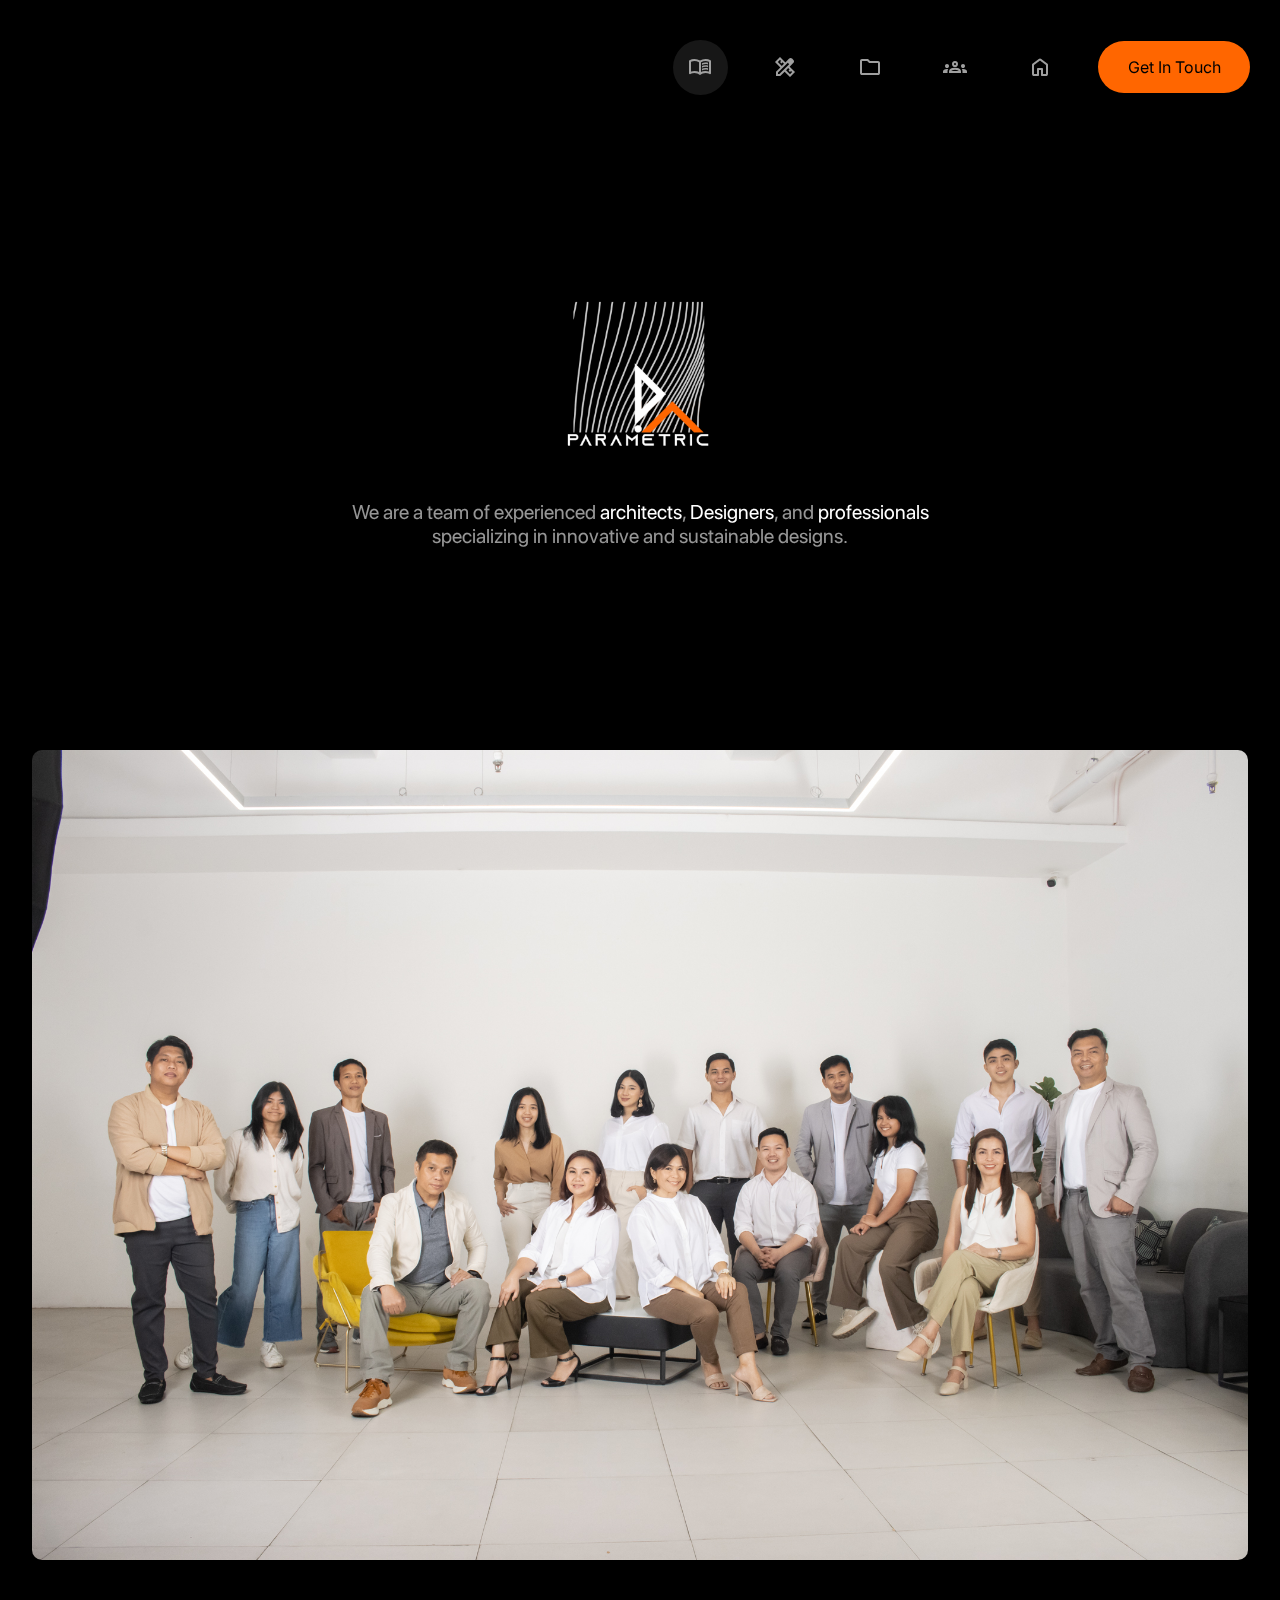
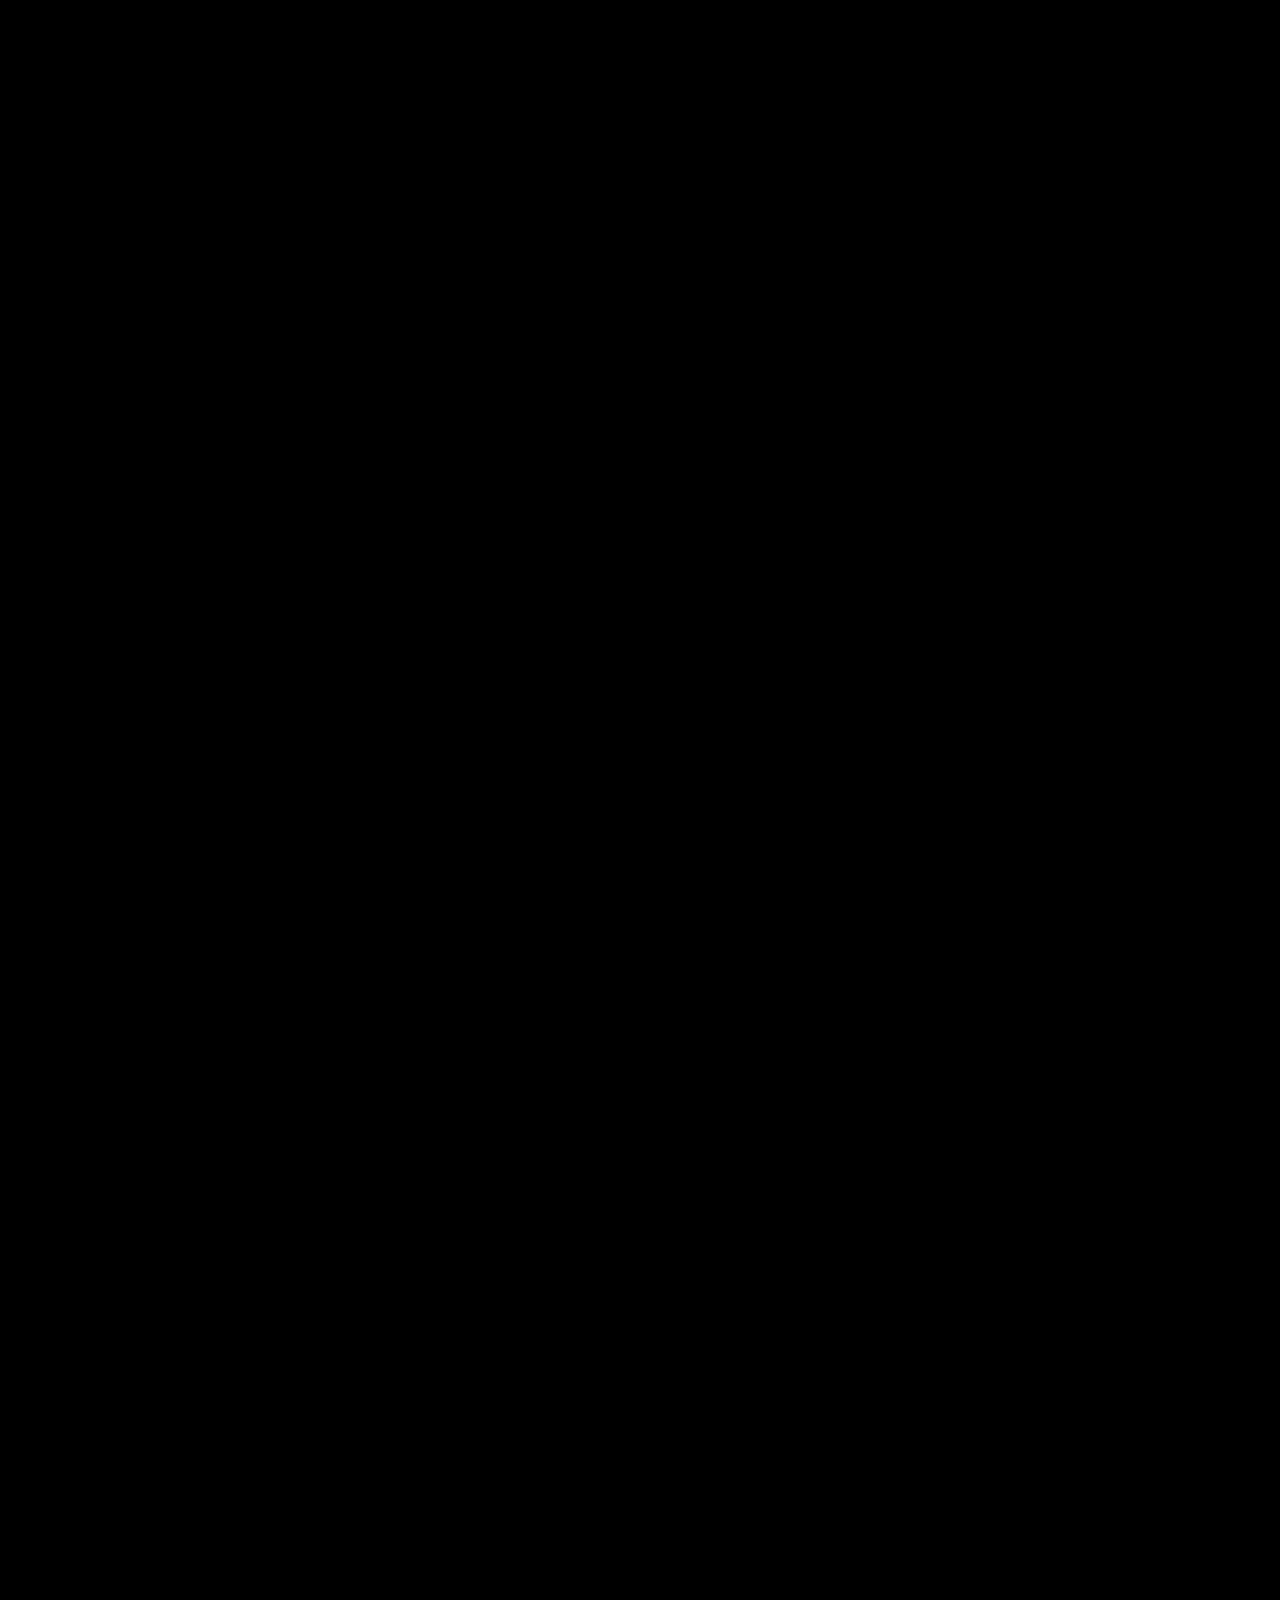
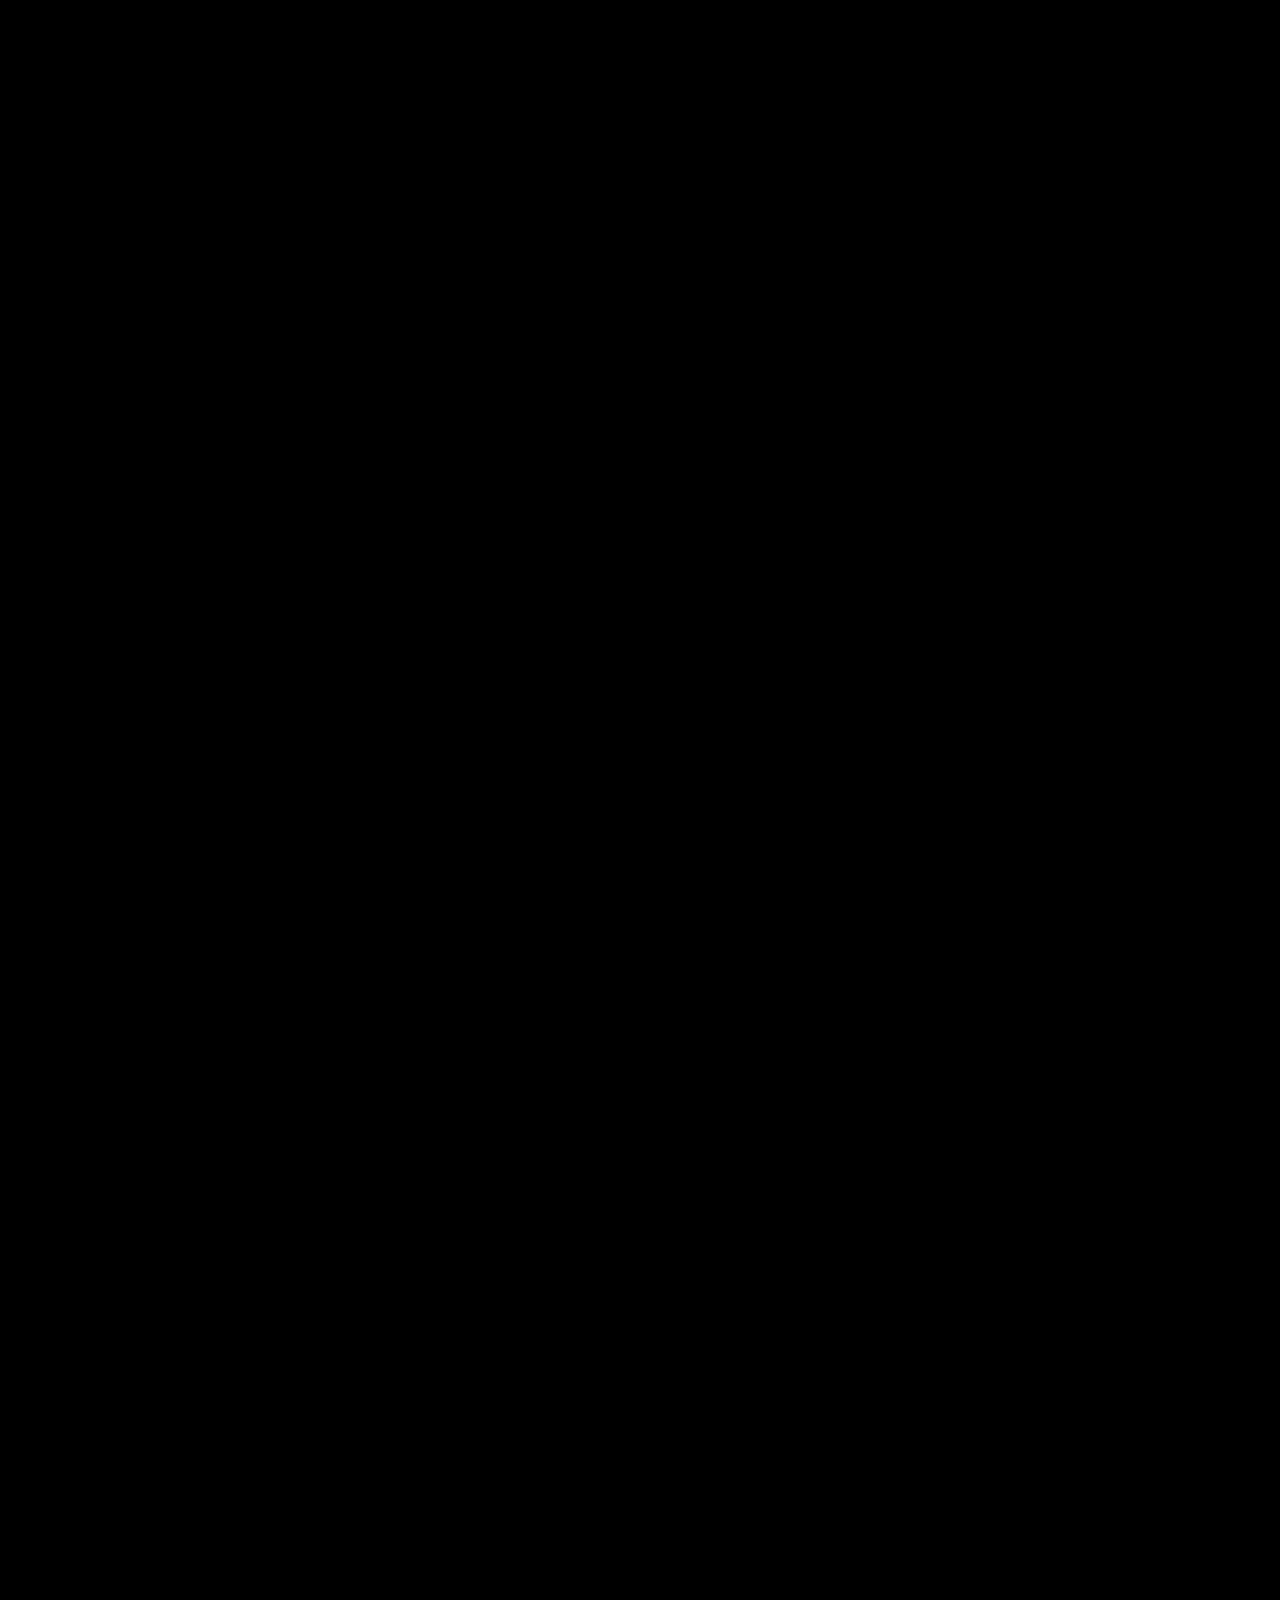
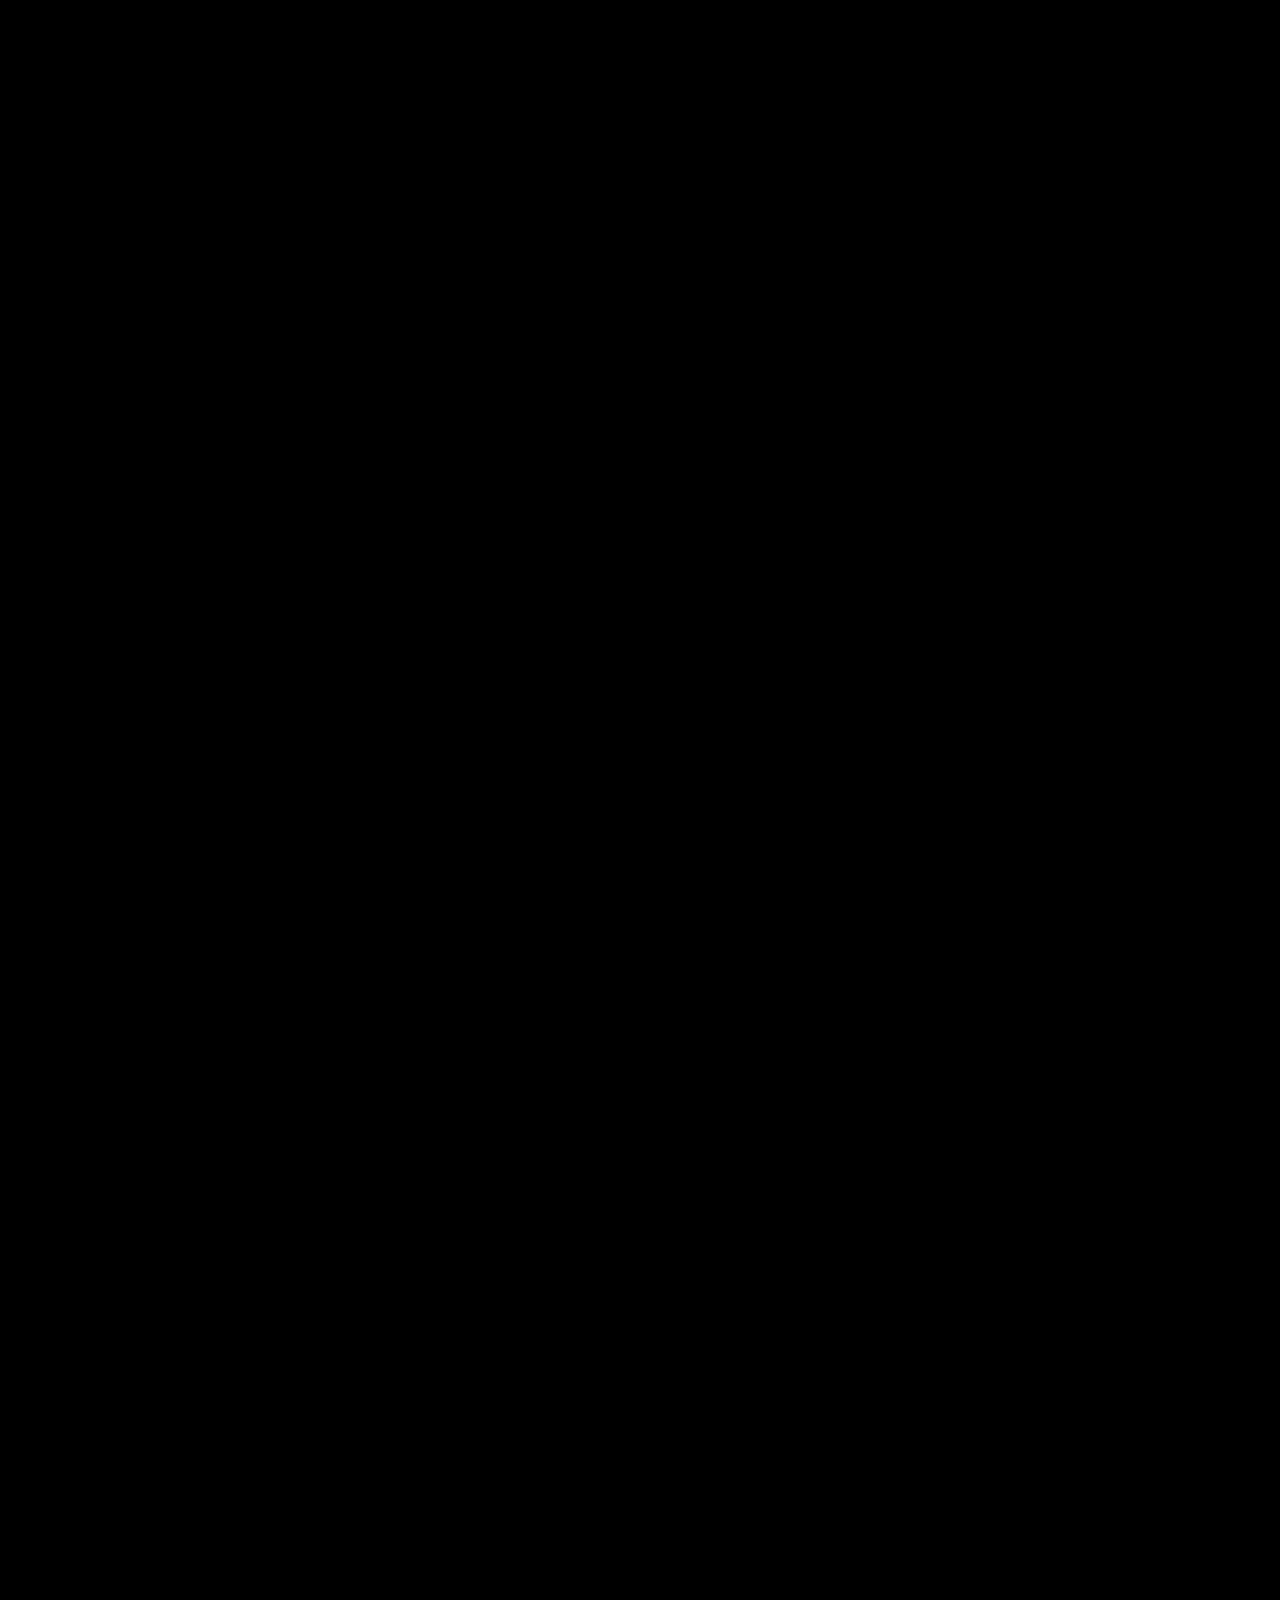
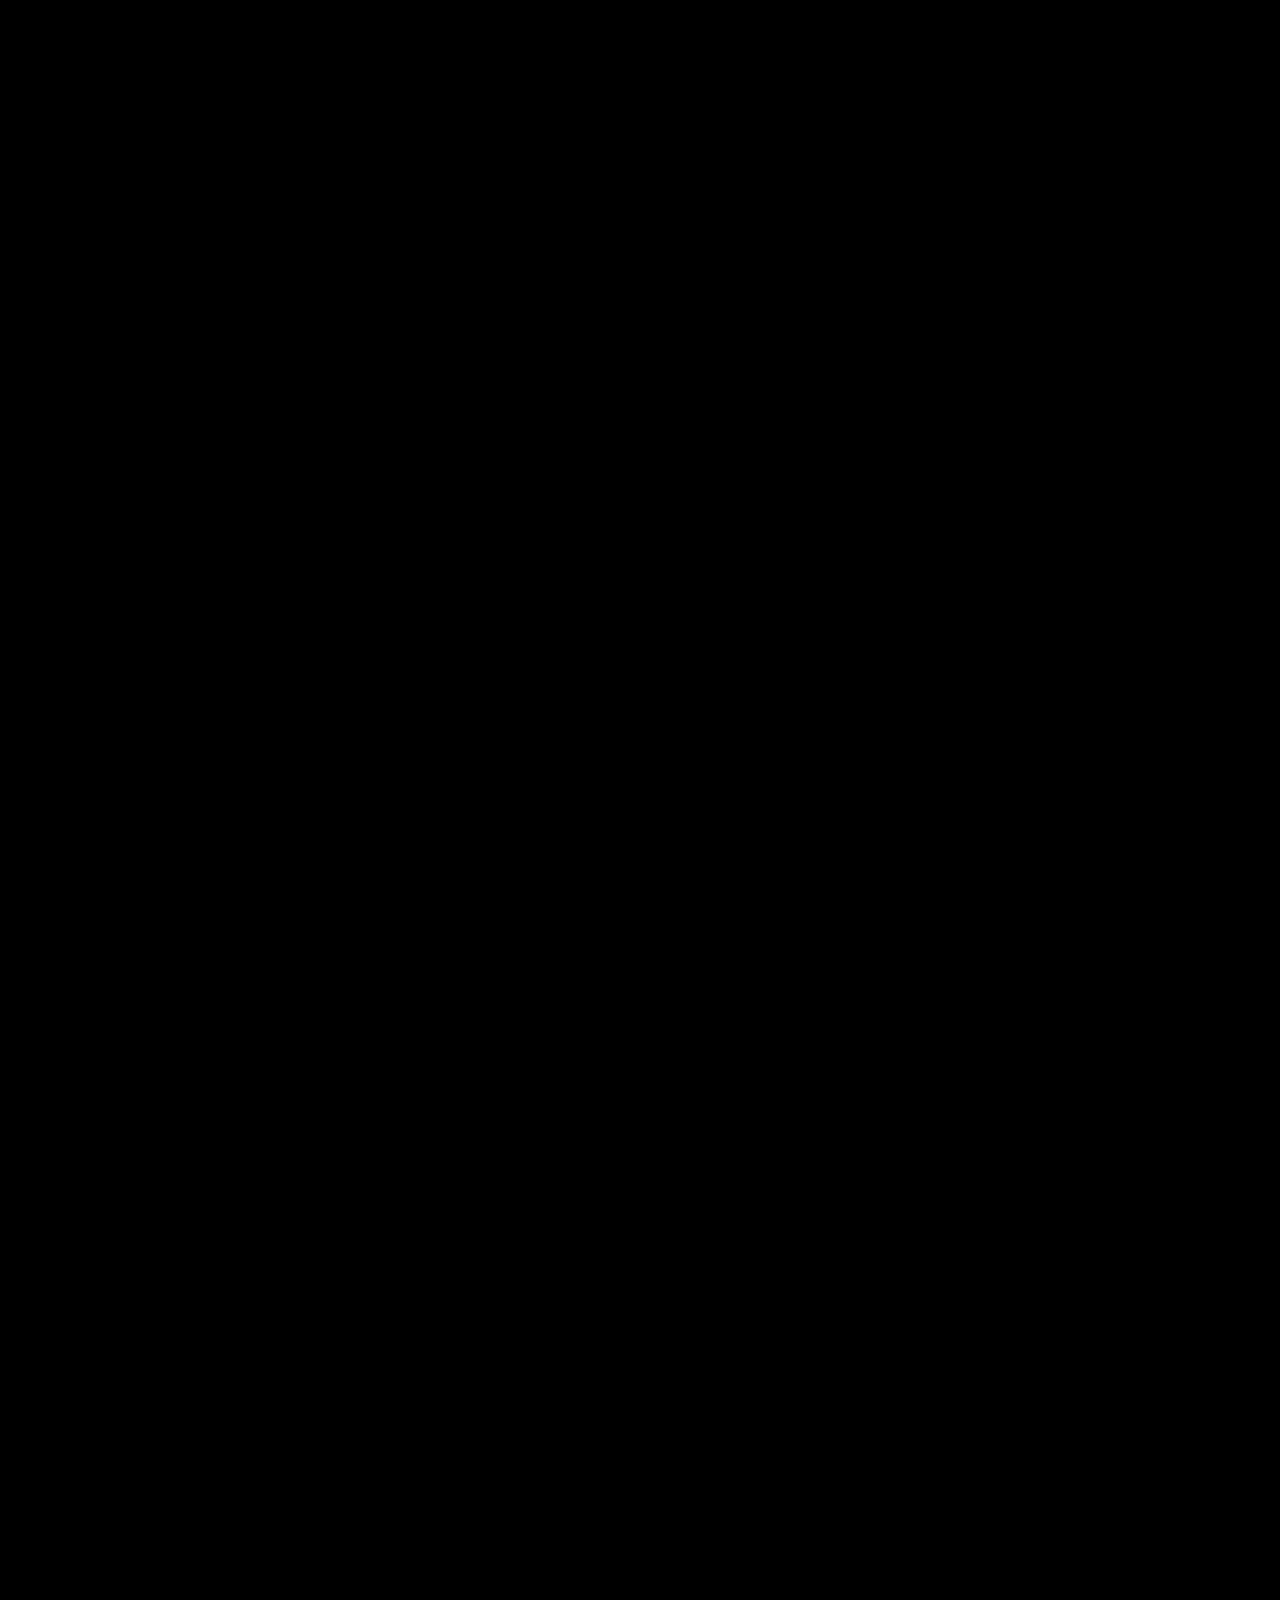
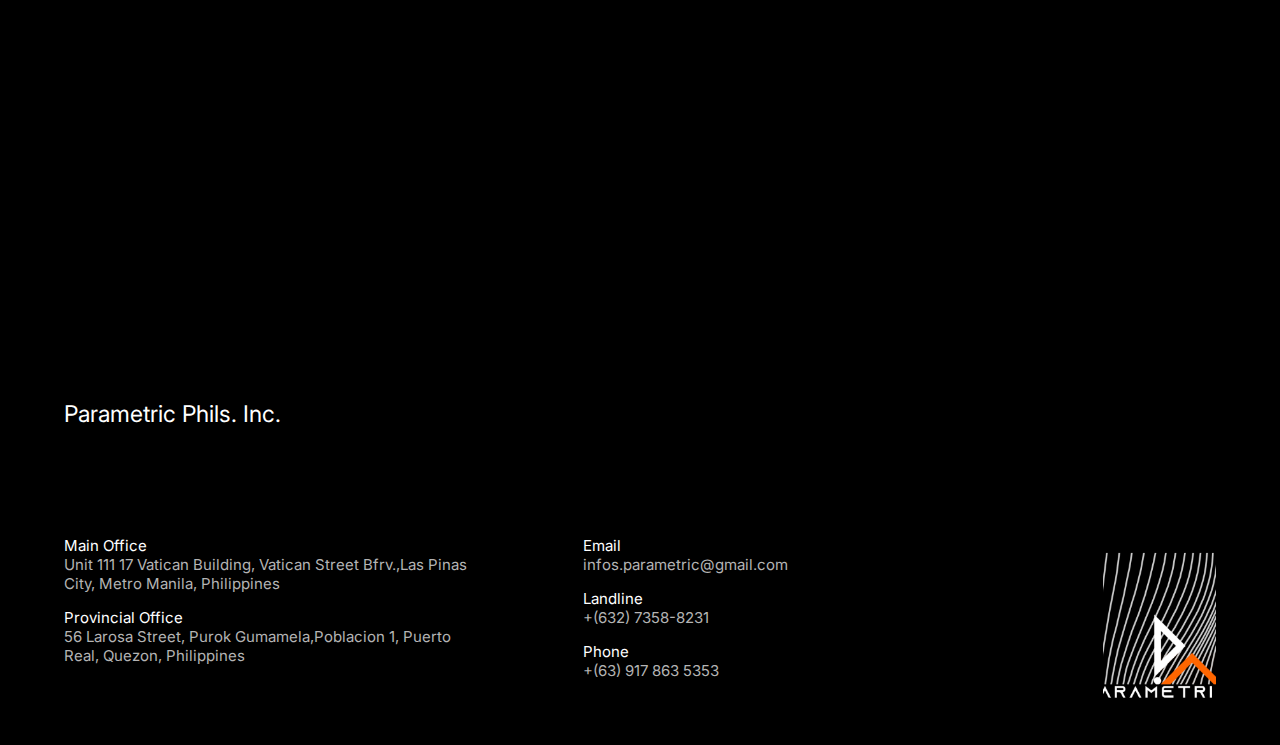
<file: about/about.html>
<!DOCTYPE html>
<html lang="en">
<head>
    <meta charset="UTF-8">
    <meta name="viewport" content="width=device-width, initial-scale=1.0">
    <title>PARAMETRIC</title>

    <link rel="stylesheet" href="about.css">

    <link rel="icon" type="imge/png" href="../elements/element-9.png">


    <link rel="preconnect" href="https://fonts.googleapis.com">
    <link rel="preconnect" href="https://fonts.gstatic.com" crossorigin>
    <link href="https://fonts.googleapis.com/css2?family=Borel&family=Inter:wght@700&display=swap" rel="stylesheet">







    <link rel="stylesheet" href="https://fonts.googleapis.com/css2?family=Material+Symbols+Outlined:opsz,wght,FILL,GRAD@20..48,100..700,0..1,-50..200" />





    <link rel="preconnect" href="httpzs://fonts.googleapis.com">
    <link rel="preconnect" href="https://fonts.gstatic.com" crossorigin>
    <link href="https://fonts.googleapis.com/css2?family=Roboto&display=swap" rel="stylesheet">

    <link rel="preconnect" href="https://fonts.googleapis.com">
    <link rel="preconnect" href="https://fonts.gstatic.com" crossorigin>
    <link href="https://fonts.googleapis.com/css2?family=Roboto:ital,wght@1,700&display=swap" rel="stylesheet">
    <link rel="stylesheet" href="https://cdnjs.cloudflare.com/ajax/libs/font-awesome/4.7.0/css/font-awesome.min.css">




    <link rel="stylesheet" href="https://fonts.googleapis.com/css2?family=Material+Symbols+Rounded:opsz,wght,FILL,GRAD@20..48,100..700,0..1,-50..200" />
    

    <link rel="stylesheet" href="https://fonts.googleapis.com/css2?family=Material+Symbols+Rounded:opsz,wght,FILL,GRAD@20..48,100..700,0..1,-50..200" />
    <script defer src="../app.js"></script>
</head>
<body>

    <div class="parent-desktop">

    <div class="nav">

        <a href="">
            <div class="button" style="background-color: #171717;">
                <span class="material-symbols-outlined">
                    menu_book
                    </span>
                <div class="detail-3-home">Story</div>
            </div>
        </a>
        

        <a href="../Products/products.html">
            <div class="button-1-products">
                <span class="material-symbols-outlined">
                    design_services
                    </span>
                <div class="detail-3-home">Products</div>
            </div>
        </a>

        <a href="../Portfolio/portfolio.html">
            <div class="button-1-products">
                <span class="material-symbols-outlined">
                    folder
                    </span>
                <div class="detail-3-home">Portfolio</div>
            </div>
        </a>

        <a href="../Team/team.html">
            <div class="button">
                <span class="material-symbols-outlined">
                    groups
                    </span>
                <div class="detail-3-home">Team</div>
            </div>
        </a>

        <a href="../index.html">
            <div class="button">
                <span class="material-symbols-rounded">
                    home
                </span>
                <div class="detail-3-home">Home</div>
            </div>
        </a>


        <a href="#contact">
            <p class="detail-2" style="text-align: center;">Get In Touch</p>
        </a>

    </div>

    <section class="section-1">

        <section class="logo hidden" style="width: 100%;">
            <div class="logo-container">
                <img class="img" src="elements/element-1.png" alt="">
            </div>
        </section>


        <section class="logo hidden" style="width: 100%;">
            <div class="text-container-1">
                <div class="details">We are a team of experienced <span style="color: white;">architects</span>, <span style="color: white;">Designers</span>, and <span style="color: white;">professionals</span><br> specializing in innovative and sustainable designs.</div>
            </div>
        </section>

        <section class="logo hidden" style="width: 100%;">
            <div class="img-container-1">
                <img src="elements/element-2.png" alt="" class="img">
            </div>
        </section>

        <section class="hidden" style="width: 100%;">
        <div class="text-container-2">
            <div class="title-1">About PARAMETRIC</div>
        </div>
        </section>

        <section class="hidden" style="width: 100%;">
            <div class="flex-1">

                <div class="div-1">
                    <section class="logo hidden" style="width: 100%;">
                        <div class="div-2">
                            <img src="elements/element-4.png" alt="" class="img">
                        </div>
                    </section>

                    <section class="logo hidden" style="width: 100%;">
                        <div class="div-2">
                            <img src="elements/element-5.png" alt="" class="img">
                        </div>
                    </section>
                </div>

                    <div class="div-3">
                        <img src="elements/element-6.png" alt="" class="img">
                    </div>
            </div>
        </section>

        <section class="hidden" style="width: 100%;">
            <div class="text-container-3">
                <div class="title-1">
                    <span style="color: white;">Our passion lies in creating innovative and recreational sustainable designs that blend functionality with aesthetics and nature.</span>
                            
                    We prioritize function, safety, and accessibility for users of all ages and take a collaborative approach to every project, working closely with our clients to develop custom solutions that exceed their expectations.
                </div>
            </div>
        </section>



            <section class="hidden" style="width: 100%;">
                <div class="text-container-2">
                    <div class="title-1">Who are we?</div>
                </div>
            </section>

            <section class="logo hidden" style="width: 100%;">
                <div class="img-container-2">
                    <img src="elements/element-7.png" alt="" class="img">
                </div>
            </section>

                <div class="MnV-flex">
                    <section class="logo hidden" style="width: 100%;">
                        <div class="div-mnv">
                            <div class="text-container-mnv">
                                <div class="title-1">Mission</div>
                                <div class="details"><br>We want <span style="color: white;">to provide an exceptional Parametric architectural and recreational design</span> that is efficient and sustainable, produces long-term quality investments for clients, and improves the quality of life for users.</div>
                            </div>
                        </div>
                    </section>

                    <section class="logo hidden" style="width: 100%;">
                        <div class="div-mnv" style="margin-top: 100px;">
                            <div class="text-container-mnv">
                                <div class="title-1">Vision</div>
                                <div class="details"><br>We want to become one of the leading Parametric architectural and recreational design firms to transform the way we approach architecture and recreational design spaces, by harnessing the power of digital tools and nature algorithms <span style="color: white;">to create more efficient, flexible, and sustainable buildings and landscape structure systems</span></div>
                            </div>
                        </div>
                    </section>
                </div>

























            <section class="hidden" style="width: 100%;">
                <div class="title-container">
                    <div class="title-1">
                        Our Story,<br> Parametric
                    </div>
                </div>

                <section class="hidden">
                    <div class="img-container-3">
                        <img src="elements/element-3.png" alt="" class="img">
                    </div>
                </section>




                <div class="text-container-4">

                    <section class="hidden">
                        <div class="text-container-5">
                            <div class="title-1">
                                <span style="color: white;">Established in 2023,</span>
                                
                                we are a team of experienced architects and designers specializing in cutting-edge parametric architecture and landscape structures design solutions.
                            </div>
                        </div>
                    </section>


                    <section class="hidden">
                        <div class="text-container-6">
                            <div class="title-1">
                                <span style="color: white;">We're excited to announce that in April 2023, we have begun offering a comprehensive range of playground solutions and equipment.</span>
                                Our offerings include play structures, fitness equipment, park furniture, surfacing, and more. We collaborate with top manufacturers and suppliers to deliver high-quality, durable products designed to endure.
                            </div>
    
                            <a href="../Products/products.html">
                                <div class="button-2">
                                    <div class="detail-4">Explore</div>
                                     <span class="material-symbols-rounded">
                                        arrow_forward
                                    </span>
                                </div>
                            </a>
                        </div>
                    </section>

                </div>







            </section>

    </section>


      
        

    
    
    
    































    <div class="bottom-div-1" id="contact">
        <p class="title">Parametric Phils. Inc.</p>
    </div>

    
    <div class="bottom-flex">
        <div class="bottom-div-2">
            <p class="title">Main Office<br>
                <a href="https://maps.app.goo.gl/3jN9coaRFbn2A1Q99"><span style="color: #B4B4B4;">Unit 111 17 Vatican Building, Vatican Street Bfrv.,Las Pinas <br>City, Metro Manila, Philippines</span></a>
            </p>
    
            <p class="title">Provincial Office<br>
                <a href="https://maps.app.goo.gl/kTejyhC82eX9k62y7"><span style="color: #B4B4B4;">56 Larosa Street, Purok Gumamela,Poblacion 1, Puerto <br>Real, Quezon, Philippines</span></a>
            </p>
        </div>

        <div class="bottom-div-3">
            <p class="title">Email<br>
                <span style="color: #B4B4B4;">infos.parametric@gmail.com</span>
            </p>

            <p class="title">Landline<br>
                <span style="color: #B4B4B4;">+(632) 7358-8231</span>
            </p>

            <p class="title">Phone<br>
                <span style="color: #B4B4B4;">+(63) 917 863 5353</span>
            </p>
        </div>

        <div class="comp-logo">
            <img style="border-radius: 0px;" src="../elements/element-9.png" alt="" class="img">
        </div>
    </div>

    </div>






















        <!--mobile UI-->
        <div class="parent-mobile">
            <!-- Top Navigation Menu -->
            <div class="topnav-mobile">

                <!-- Navigation links (hidden by default) -->

                <div class="container-nav">
                    <div id="myLinks">

                        <div class="nav-button-container">

                            <div class="center-button">
                            
                            <section class="logo hidden">
                                <a style="font-family: sf-pro-bold; font-size: 30px;" class="nav-button" href="../index.html">Home</a>
                            </section>
            
                            <section class="logo hidden">
                                <a style="font-family: sf-pro-bold; font-size: 30px;"class="nav-button" href="">Our Story</a>
                            </section>
            
                            <section class="logo hidden">
                                <a style="font-family: sf-pro-bold; font-size: 30px;"class="nav-button" href="../Products/products.html">Products</a>
                            </section>

                            <section class="logo hidden">
                                <a style="font-family: sf-pro-bold; font-size: 30px;"class="nav-button" href="../Portfolio/portfolio.html">Portfolio</a>
                            </section>

                            <section class="logo hidden">
                                <a style="font-family: sf-pro-bold; font-size: 30px;"class="nav-button" href="../Team/team.html">Our Team</a>
                            </section>


                            <section class="logo hidden">
                                <a style="font-family: sf-pro-bold; height: 150vh;" href=""></a>
                            </section>

                        </div>
                    </div>
                </div>
            </div>
                
            <div class="flex-logo">
                <!-- "Hamburger menu" / "Bar icon" to toggle the navigation links -->
                <a href="javascript:void(0);" class="icon" onclick="myFunction()">
                    <i style="font-size: 30px;" class="fa fa-bars"></i>
                </a>

                <div class="parametric-logo-container">
                    <img src="../elements/PARAMETRIC_WORD.png" class="img" alt="">
                </div>
            </div>
            </div>





            <div class="landing">

                <section class="logo hidden" style="width: 100%;">
                    <div class="logo-container">
                        <img class="img" src="elements/element-1.png" alt="">
                    </div>
                </section>
        
        
                <section class="logo hidden" style="width: 100%;">
                    <div class="text-container-1">
                        <div class="details">We are a team of experienced <span style="color: white;">architects</span>, <span style="color: white;">Designers</span>, and <span style="color: white;">professionals</span> specializing in innovative and sustainable designs.</div>
                    </div>
                </section>  
                
  

                <section class="logo hidden" style="width: 100%;">
                    <div class="img-container-1">
                        <img src="elements/element-2.png" alt="" class="img">
                    </div>
                </section>
        
                <section class="logo hidden" style="width: 100%;">
                    <div class="text-container-2">
                        <div class="title-1">About PARAMETRIC</div>
                    </div>
                </section>

                <section class="hidden" style="width: 100%;">
                    <div class="flex-1">
        
                        <div class="div-1">
                            <section class="logo hidden" style="width: 100%;">
                                <div class="div-2">
                                    <img src="elements/element-4.png" alt="" class="img">
                                </div>
                            </section>
        
                            <section class="logo hidden" style="width: 100%; margin-top: -20px;">
                                <div class="div-2">
                                    <img src="elements/element-5.png" alt="" class="img">
                                </div>
                            </section>
                        </div>
        
                            <div class="div-3">
                                <img src="elements/element-6.png" alt="" class="img">
                            </div>
                    </div>
                </section>

                <section class="hidden" style="width: 100%;">
                    <div class="text-container-3">
                        <div class="title-1">
                            <span style="color: white;">Our passion lies in creating innovative and recreational sustainable designs that blend functionality with aesthetics and nature.</span>
                            
                            We prioritize function, safety, and accessibility for users of all ages and take a collaborative approach to every project, working closely with our clients to develop custom solutions that exceed their expectations.
                        </div>
                    </div>
                </section>



                <section class="hidden" style="width: 100%;">
                    <div class="text-container-2">
                        <div class="title-1">Who are we?</div>
                    </div>
                </section>
    
                <section class="logo hidden" style="width: 100%;">
                    <div class="img-container-2">
                        <img src="elements/element-7.png" alt="" class="img">
                    </div>
                </section>

                <div class="MnV-flex">
                    <section class="logo hidden" style="width: 100%;">
                        <div class="div-mnv">
                            <div class="text-container-mnv">
                                <div class="title-1">Mission</div>
                                <div class="details"><br>We want <span style="color: white;">to provide an exceptional Parametric architectural and recreational design</span> that is efficient and sustainable, produces long-term quality investments for clients, and improves the quality of life for users.</div>
                            </div>
                        </div>
                    </section>

                    <section class="logo hidden" style="width: 100%;">
                        <div class="div-mnv" style="margin-top: 230px;">
                            <div class="text-container-mnv">
                                <div class="title-1">Vision</div>
                                <div class="details"><br>We want to become one of the leading Parametric architectural and recreational design firms to transform the way we approach architecture and recreational design spaces, by harnessing the power of digital tools and nature algorithms <span style="color: white;">to create more efficient, flexible, and sustainable buildings and landscape structure systems</span></div>
                            </div>
                        </div>
                    </section>
                </div>





                <div class="title-container">
                    <div class="title-1">
                        Our Story,<br> Parametric
                    </div>
                </div>

                <section class="hidden">
                    <div class="img-container-3">
                        <img src="elements/element-3.png" alt="" class="img">
                    </div>
                </section>











                <div class="text-container-4">

                    <section class="hidden">
                        <div class="text-container-5">
                            <div class="title-1">
                                <span style="color: white;">Established in 2023,</span>
                                
                                we are a team of experienced architects and designers specializing in cutting-edge parametric architecture and landscape structures design solutions.
                            </div>
                        </div>
                    </section>


                    <section class="hidden">
                        <div class="text-container-6">
                            <div class="title-1">
                                <span style="color: white;">We're excited to announce that in April 2023, we have begun offering a comprehensive range of playground solutions and equipment.</span>
                                Our offerings include play structures, fitness equipment, park furniture, surfacing, and more.
                            </div>
                        </div>
                    </section>


                    <section class="hidden">
                        <div class="text-container-5" style="margin-top: 100px;">
                            <div class="title-1">
                                
                                We collaborate with top manufacturers and suppliers to deliver high-quality, <span style="color: white;">durable products designed to endure.</span>
                            </div>
                        </div>



                        <a href="../Products/products.html">
                            <div class="button-2">
                                <div class="detail-4">Explore</div>
                                 <span class="material-symbols-rounded">
                                    arrow_forward
                                </span>
                            </div>
                        </a>
                    </section>














                    <div class="bottom-div-1">
                        <p class="title">Parametric Phils. Inc.</p>
                    </div>
            
                    
                    <div class="bottom-flex">
                        <div class="bottom-div-2">
                            <p class="title">Main Office<br>
                                <a href="https://maps.app.goo.gl/3jN9coaRFbn2A1Q99"><span style="color: #B4B4B4;">Unit 111 17 Vatican Building, Vatican Street Bfrv.,Las Pinas <br>City, Metro Manila, Philippines</span></a>
                            </p>
                    
                            <p class="title">Provincial Office<br>
                                <a href="https://maps.app.goo.gl/kTejyhC82eX9k62y7"><span style="color: #B4B4B4;">56 Larosa Street, Purok Gumamela,Poblacion 1, Puerto <br>Real, Quezon, Philippines</span></a>
                            </p>
                        </div>
            
                        <div class="bottom-div-3">
                            <p class="title">Email<br>
                                <span style="color: #B4B4B4;">infos.parametric@gmail.com</span>
                            </p>
            
                            <p class="title">Landline<br>
                                <span style="color: #B4B4B4;">+(632) 7358-8231</span>
                            </p>
            
                            <p class="title">Phone<br>
                                <span style="color: #B4B4B4;">+(63) 917 863 5353</span>
                            </p>
                        </div>

                </div>










                
            </div>




















        
        






        </div>

</body>
</html>
</file>
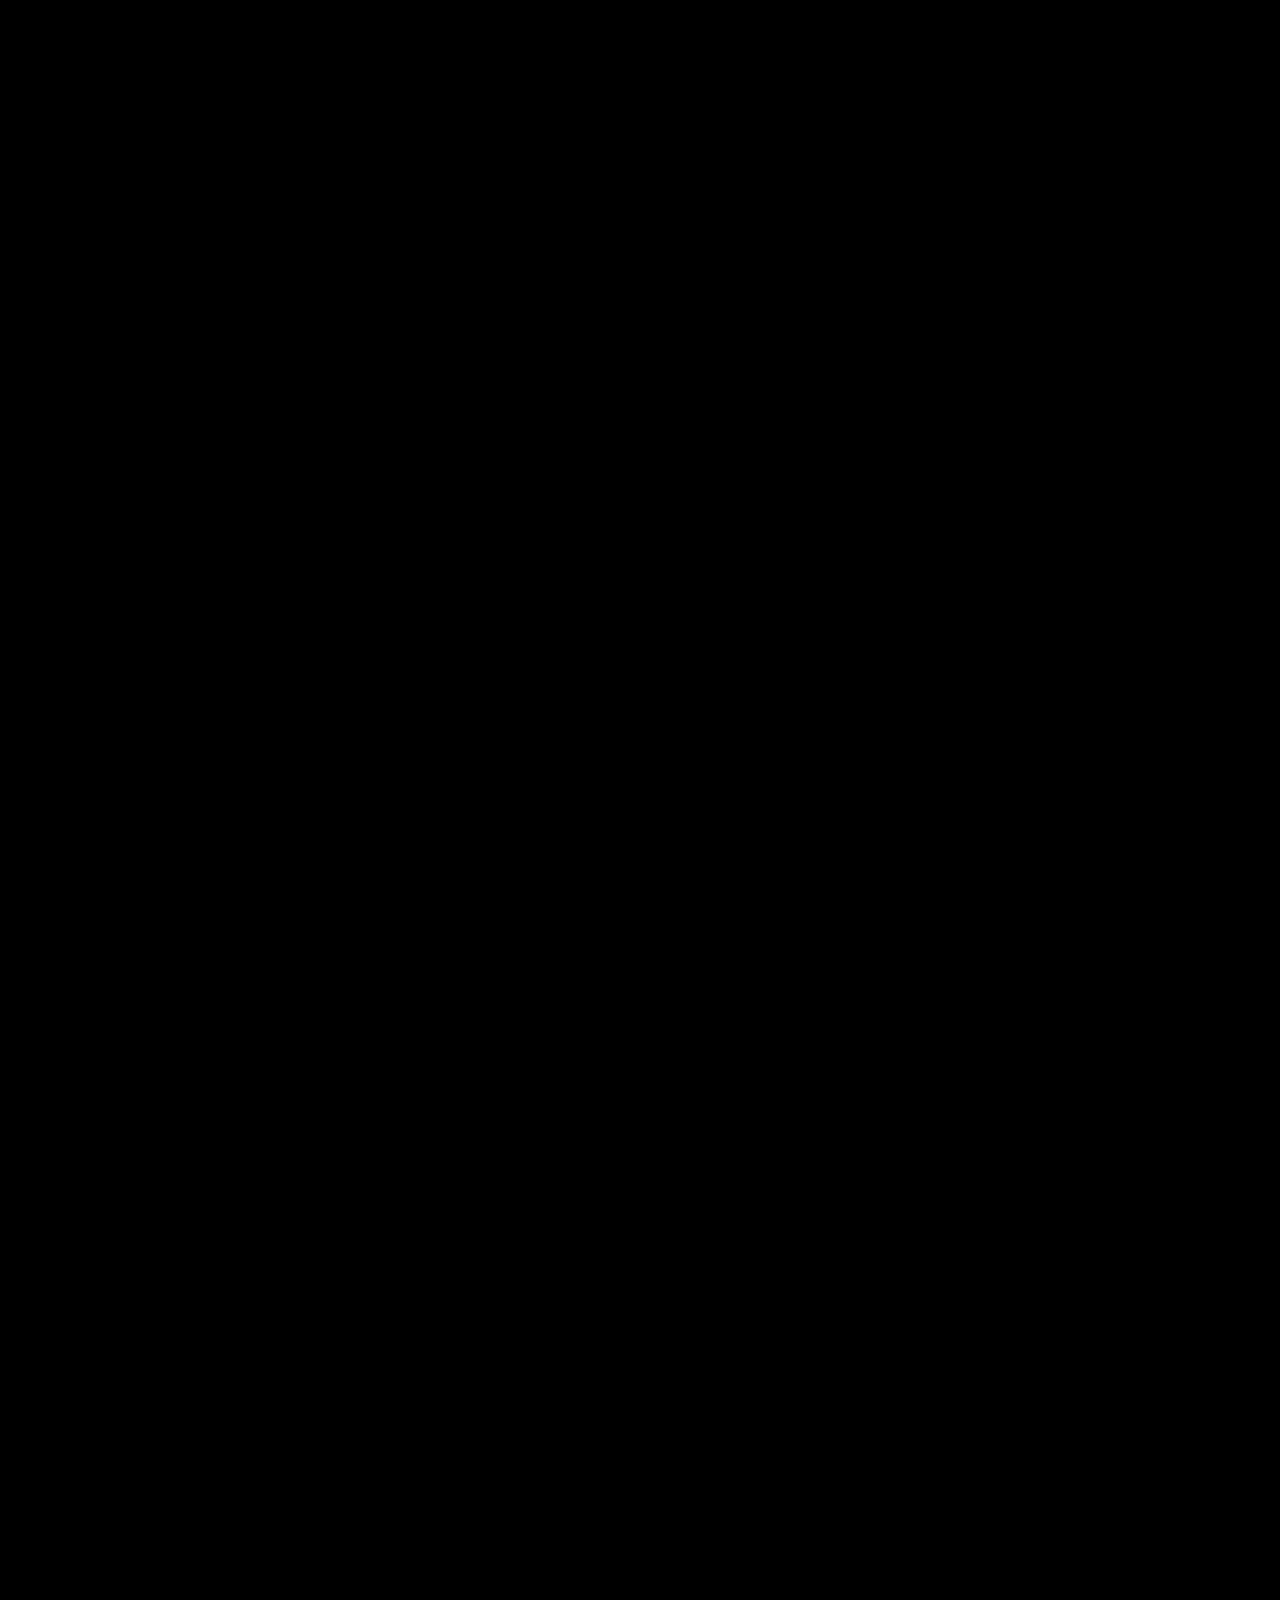
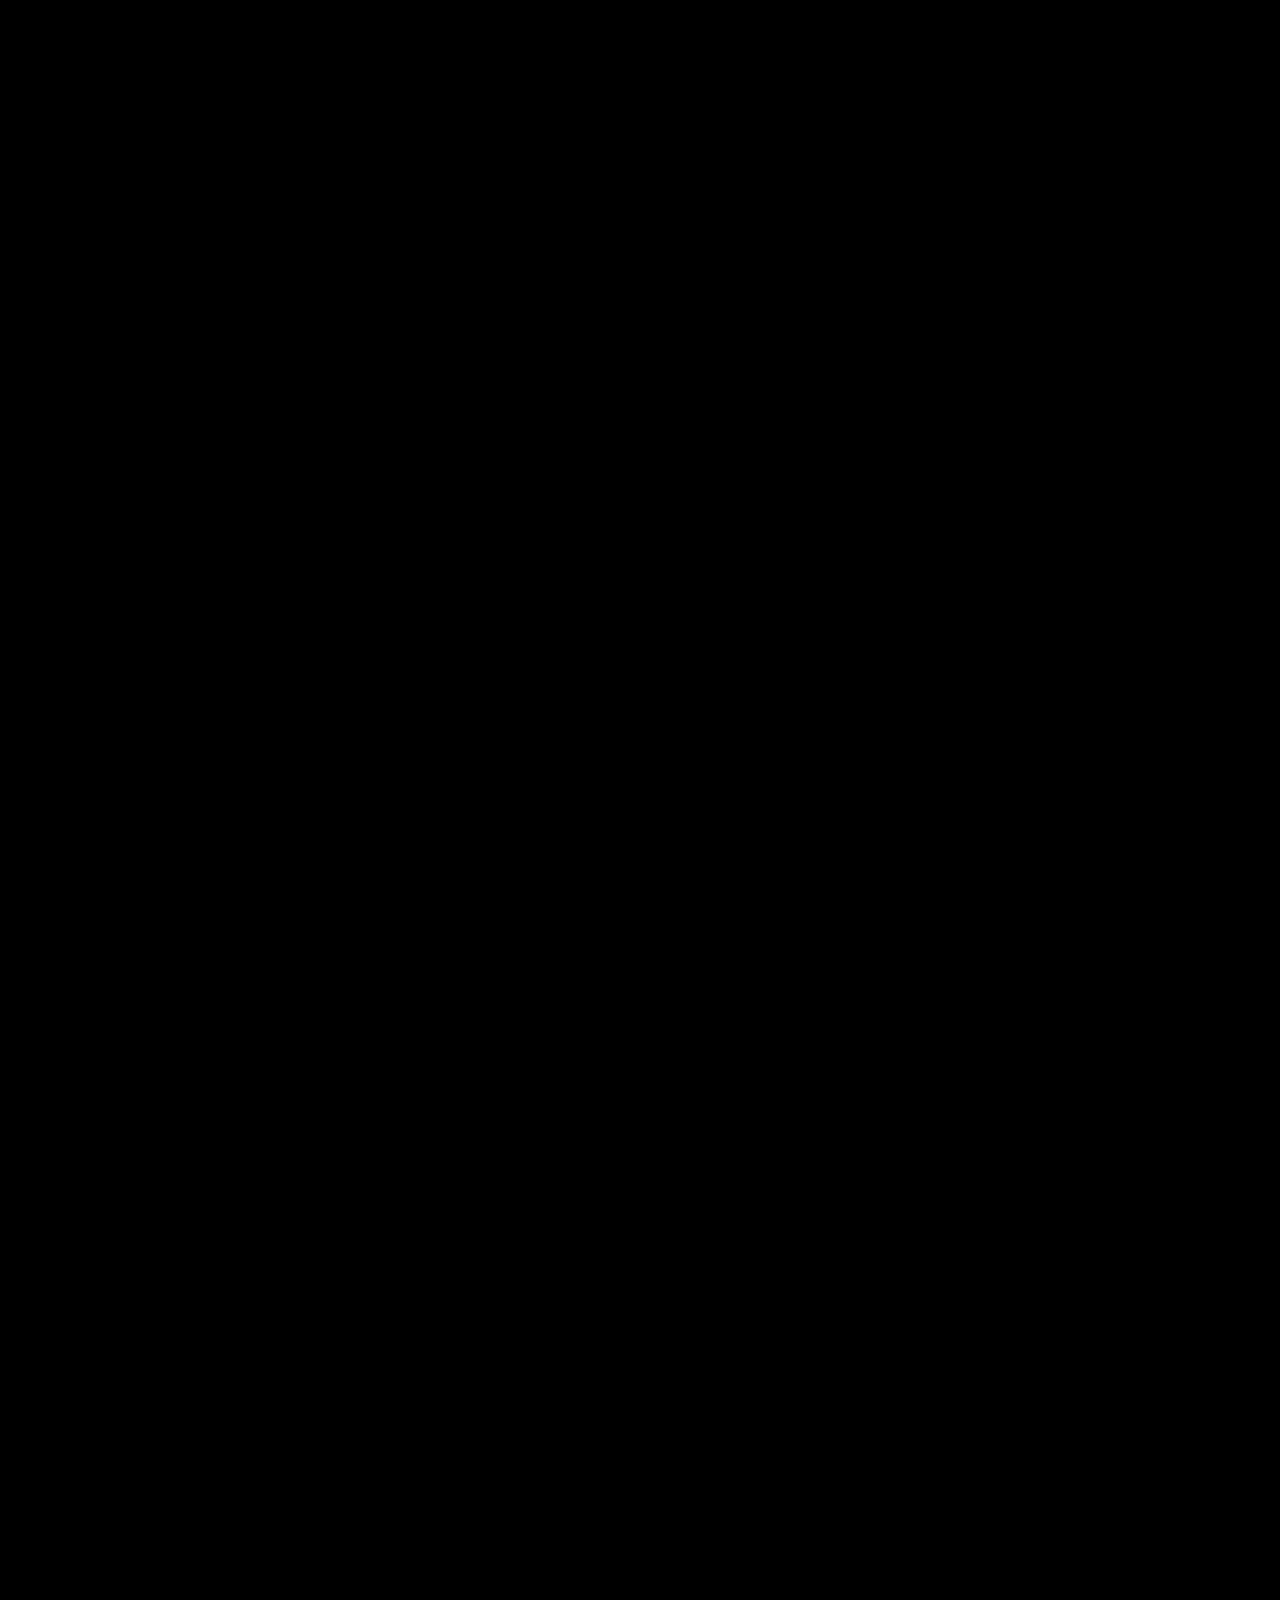
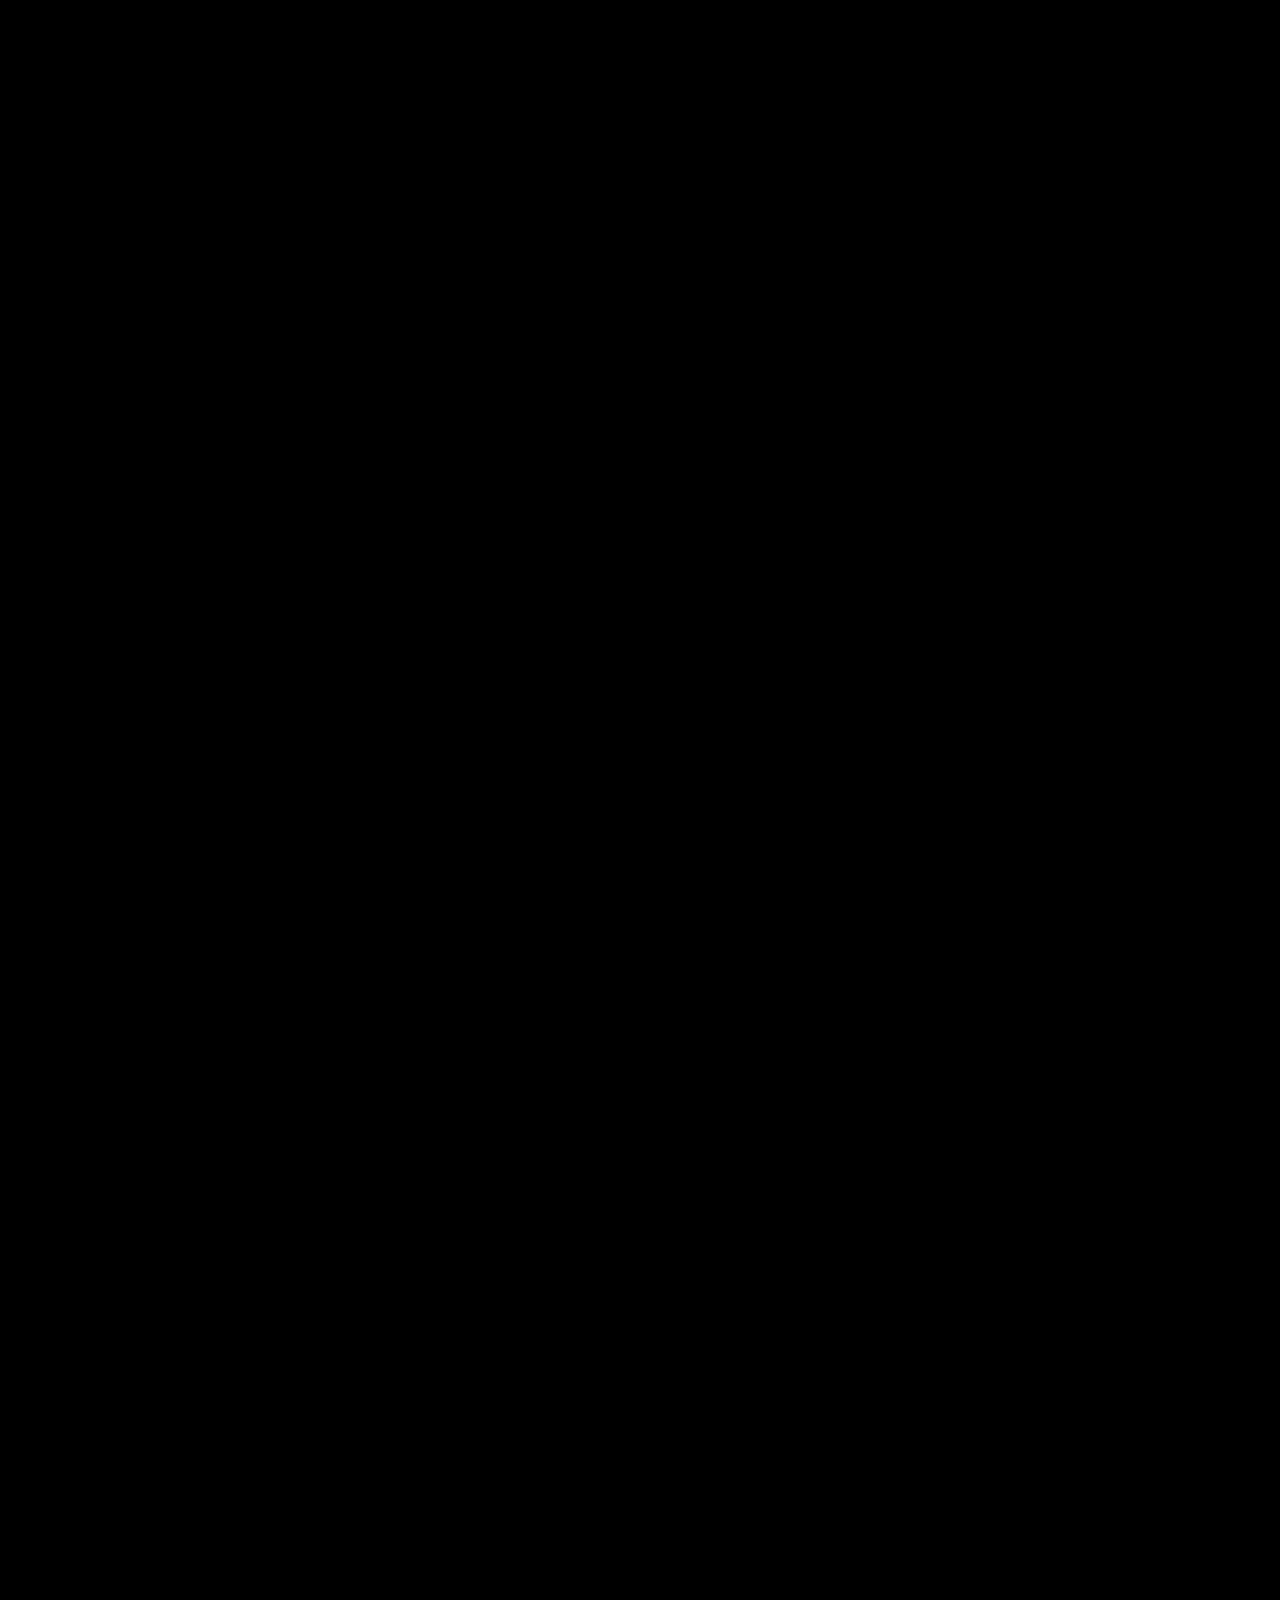
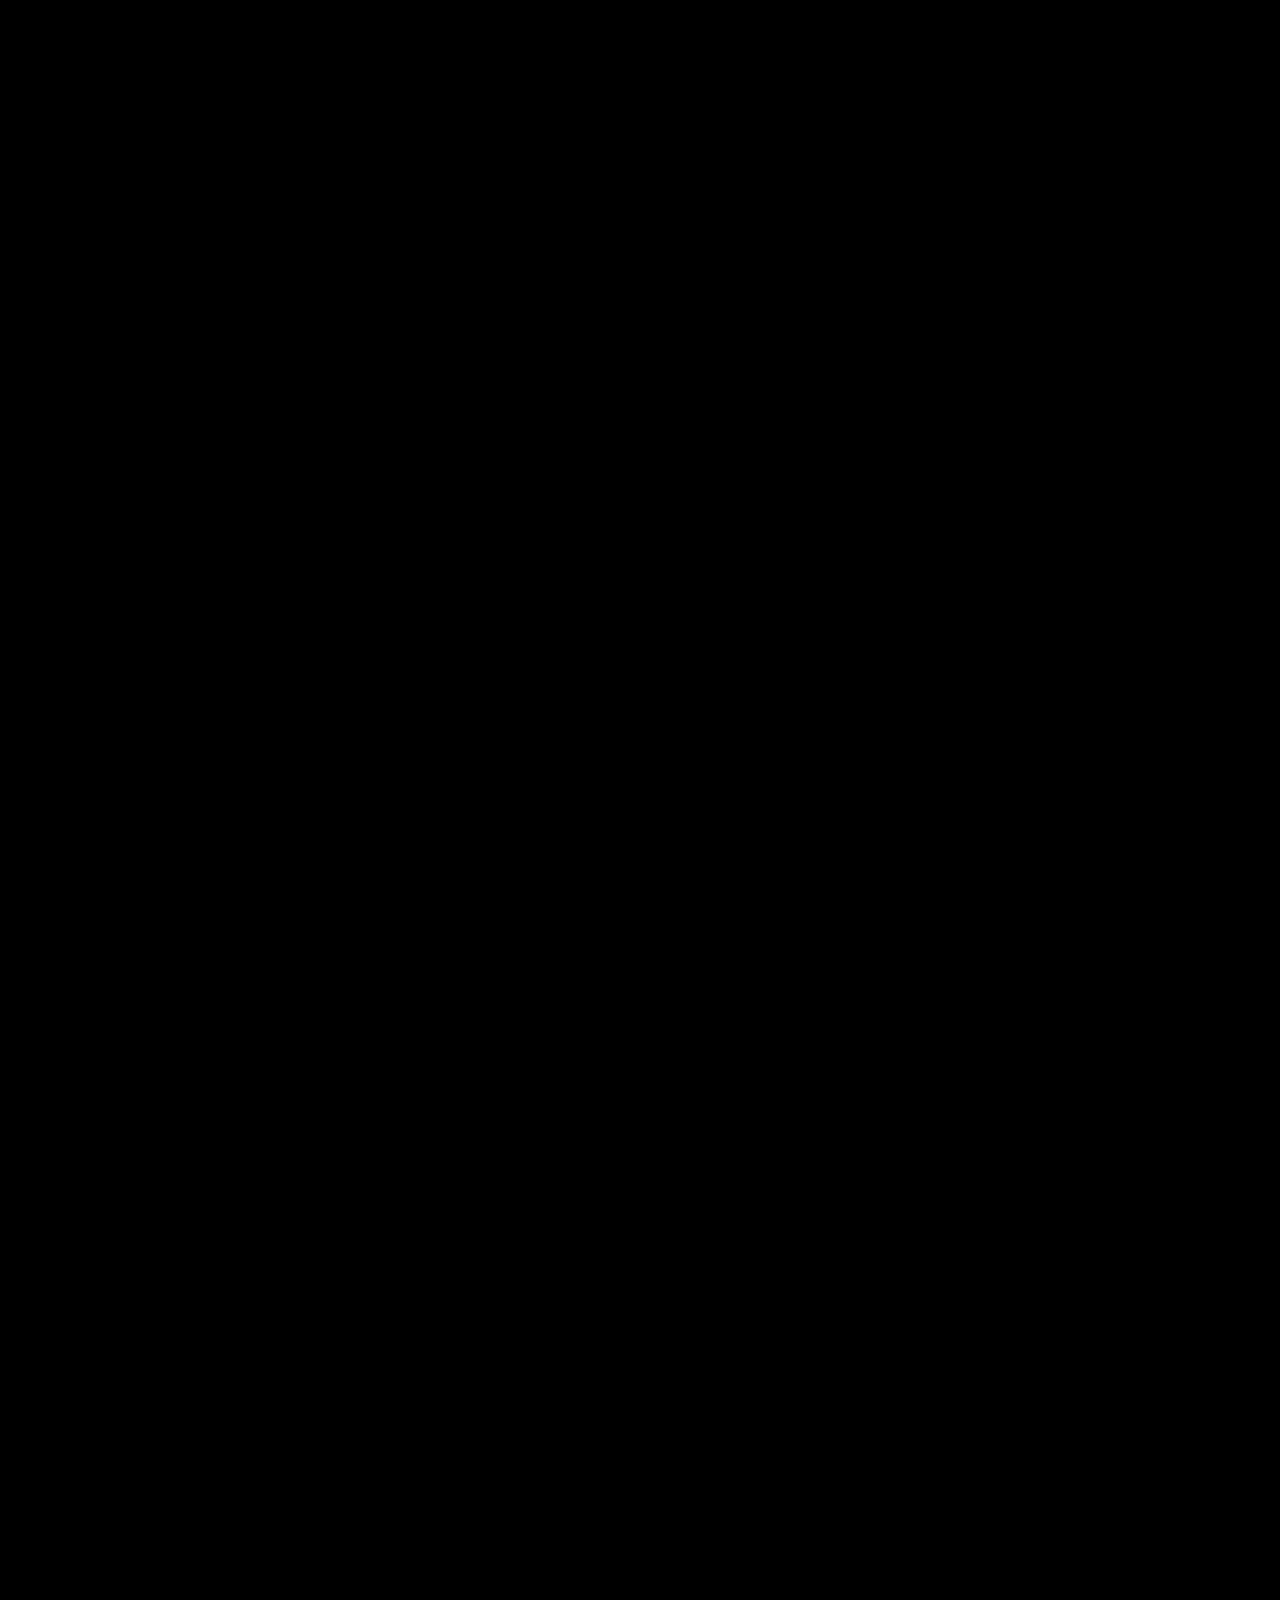
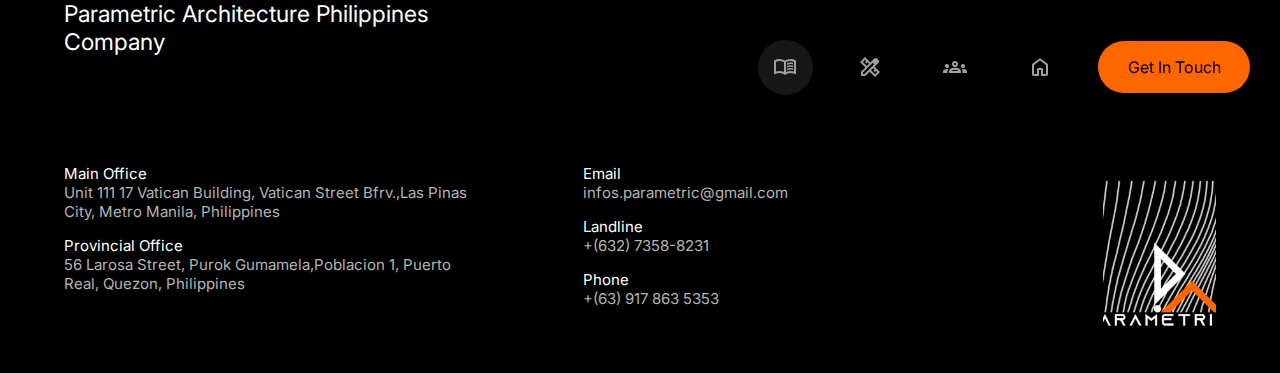
<file: contact/contact.html>
<!DOCTYPE html>
<html lang="en">
<head>
    <meta charset="UTF-8">
    <meta name="viewport" content="width=device-width, initial-scale=1.0">
    <title>PARAMETRIC</title>

    <link rel="stylesheet" href="contact.css">

    <link rel="icon" type="imge/png" href="../elements/element-9.png">


    <link rel="preconnect" href="https://fonts.googleapis.com">
    <link rel="preconnect" href="https://fonts.gstatic.com" crossorigin>
    <link href="https://fonts.googleapis.com/css2?family=Borel&family=Inter:wght@700&display=swap" rel="stylesheet">







    <link rel="stylesheet" href="https://fonts.googleapis.com/css2?family=Material+Symbols+Outlined:opsz,wght,FILL,GRAD@20..48,100..700,0..1,-50..200" />





    <link rel="preconnect" href="httpzs://fonts.googleapis.com">
    <link rel="preconnect" href="https://fonts.gstatic.com" crossorigin>
    <link href="https://fonts.googleapis.com/css2?family=Roboto&display=swap" rel="stylesheet">

    <link rel="preconnect" href="https://fonts.googleapis.com">
    <link rel="preconnect" href="https://fonts.gstatic.com" crossorigin>
    <link href="https://fonts.googleapis.com/css2?family=Roboto:ital,wght@1,700&display=swap" rel="stylesheet">
    <link rel="stylesheet" href="https://cdnjs.cloudflare.com/ajax/libs/font-awesome/4.7.0/css/font-awesome.min.css">




    <link rel="stylesheet" href="https://fonts.googleapis.com/css2?family=Material+Symbols+Rounded:opsz,wght,FILL,GRAD@20..48,100..700,0..1,-50..200" />
    

    <link rel="stylesheet" href="https://fonts.googleapis.com/css2?family=Material+Symbols+Rounded:opsz,wght,FILL,GRAD@20..48,100..700,0..1,-50..200" />
    <script defer src="../app.js"></script>
</head>
<body>

    <div class="parent-desktop">

    <div class="nav">

        <a href="../about/about.html">
            <div class="button" style="background-color: #171717;">
                <span class="material-symbols-outlined">
                    menu_book
                    </span>
                <div class="detail-3-home">Story</div>
            </div>
        </a>
        

        <a href="../Products/products.html">
            <div class="button-1-products">
                <span class="material-symbols-outlined">
                    design_services
                    </span>
                <div class="detail-3-home">Products</div>
            </div>
        </a>

        <a href="../Team/team.html">
            <div class="button">
                <span class="material-symbols-outlined">
                    groups
                    </span>
                <div class="detail-3-home">Team</div>
            </div>
        </a>

        <a href="../index.html">
            <div class="button">
                <span class="material-symbols-rounded">
                    home
                </span>
                <div class="detail-3-home">Home</div>
            </div>
        </a>


        <a href="#contact">
            <p class="detail-2" style="text-align: center;">Get In Touch</p>
        </a>

    </div>




    <div class="bottom-div-1" id="contact">
        <p class="title">Parametric Architecture Philippines<br>Company</p>
    </div>

    
    <div class="bottom-flex">
        <div class="bottom-div-2">
            <p class="title">Main Office<br>
                <a href="https://maps.app.goo.gl/3jN9coaRFbn2A1Q99"><span style="color: #B4B4B4;">Unit 111 17 Vatican Building, Vatican Street Bfrv.,Las Pinas <br>City, Metro Manila, Philippines</span></a>
            </p>
    
            <p class="title">Provincial Office<br>
                <a href="https://maps.app.goo.gl/kTejyhC82eX9k62y7"><span style="color: #B4B4B4;">56 Larosa Street, Purok Gumamela,Poblacion 1, Puerto <br>Real, Quezon, Philippines</span></a>
            </p>
        </div>

        <div class="bottom-div-3">
            <p class="title">Email<br>
                <span style="color: #B4B4B4;">infos.parametric@gmail.com</span>
            </p>

            <p class="title">Landline<br>
                <span style="color: #B4B4B4;">+(632) 7358-8231</span>
            </p>

            <p class="title">Phone<br>
                <span style="color: #B4B4B4;">+(63) 917 863 5353</span>
            </p>
        </div>

        <div class="comp-logo">
            <img style="border-radius: 0px;" src="../elements/element-9.png" alt="" class="img">
        </div>
    </div>

    </div>






















        <!--mobile UI-->
        <div class="parent-mobile">
            <!-- Top Navigation Menu -->
            <div class="topnav-mobile">

                <!-- Navigation links (hidden by default) -->

                <div class="container-nav">
                    <div id="myLinks">

                        <div class="nav-button-container">

                            <div class="center-button">
                            
                            <section class="logo hidden">
                                <a style="font-family: sf-pro-bold; font-size: 30px;" class="nav-button" href="../index.html">Home</a>
                            </section>
            
                            <section class="logo hidden">
                                <a style="font-family: sf-pro-bold; font-size: 30px;"class="nav-button" href="">Our Story</a>
                            </section>
            
                            <section class="logo hidden">
                                <a style="font-family: sf-pro-bold; font-size: 30px;"class="nav-button" href="../Products/products.html">Products</a>
                            </section>

                            <section class="logo hidden">
                                <a style="font-family: sf-pro-bold; font-size: 30px;"class="nav-button" href="../Team/team.html">Our Team</a>
                            </section>

                            <section class="logo hidden">
                                <a style="font-family: sf-pro-bold; font-size: 30px;"class="nav-button" href="">Contact us</a>
                            </section>

                            <section class="logo hidden">
                                <a style="font-family: sf-pro-bold; height: 150vh;" href=""></a>
                            </section>

                        </div>
                    </div>
                </div>
            </div>
                
                <!-- "Hamburger menu" / "Bar icon" to toggle the navigation links -->
                <a href="javascript:void(0);" class="icon" onclick="myFunction()">
                    <i style="font-size: 30px;" class="fa fa-bars"></i>
                </a>
            </div>





            <div class="landing">




                    <div class="bottom-div-1">
                        <p class="title">Parametric Architecture Philippines  Company</p>
                    </div>
            
                    
                    <div class="bottom-flex">
                        <div class="bottom-div-2">
                            <p class="title">Main Office<br>
                                <a href="https://maps.app.goo.gl/3jN9coaRFbn2A1Q99"><span style="color: #B4B4B4;">Unit 111 17 Vatican Building, Vatican Street Bfrv.,Las Pinas <br>City, Metro Manila, Philippines</span></a>
                            </p>
                    
                            <p class="title">Provincial Office<br>
                                <a href="https://maps.app.goo.gl/kTejyhC82eX9k62y7"><span style="color: #B4B4B4;">56 Larosa Street, Purok Gumamela,Poblacion 1, Puerto <br>Real, Quezon, Philippines</span></a>
                            </p>
                        </div>
            
                        <div class="bottom-div-3">
                            <p class="title">Email<br>
                                <span style="color: #B4B4B4;">infos.parametric@gmail.com</span>
                            </p>
            
                            <p class="title">Landline<br>
                                <span style="color: #B4B4B4;">+(632) 7358-8231</span>
                            </p>
            
                            <p class="title">Phone<br>
                                <span style="color: #B4B4B4;">+(63) 917 863 5353</span>
                            </p>
                        </div>

                </div>










                
            </div>




















        
        






        </div>

</body>
</html>
</file>
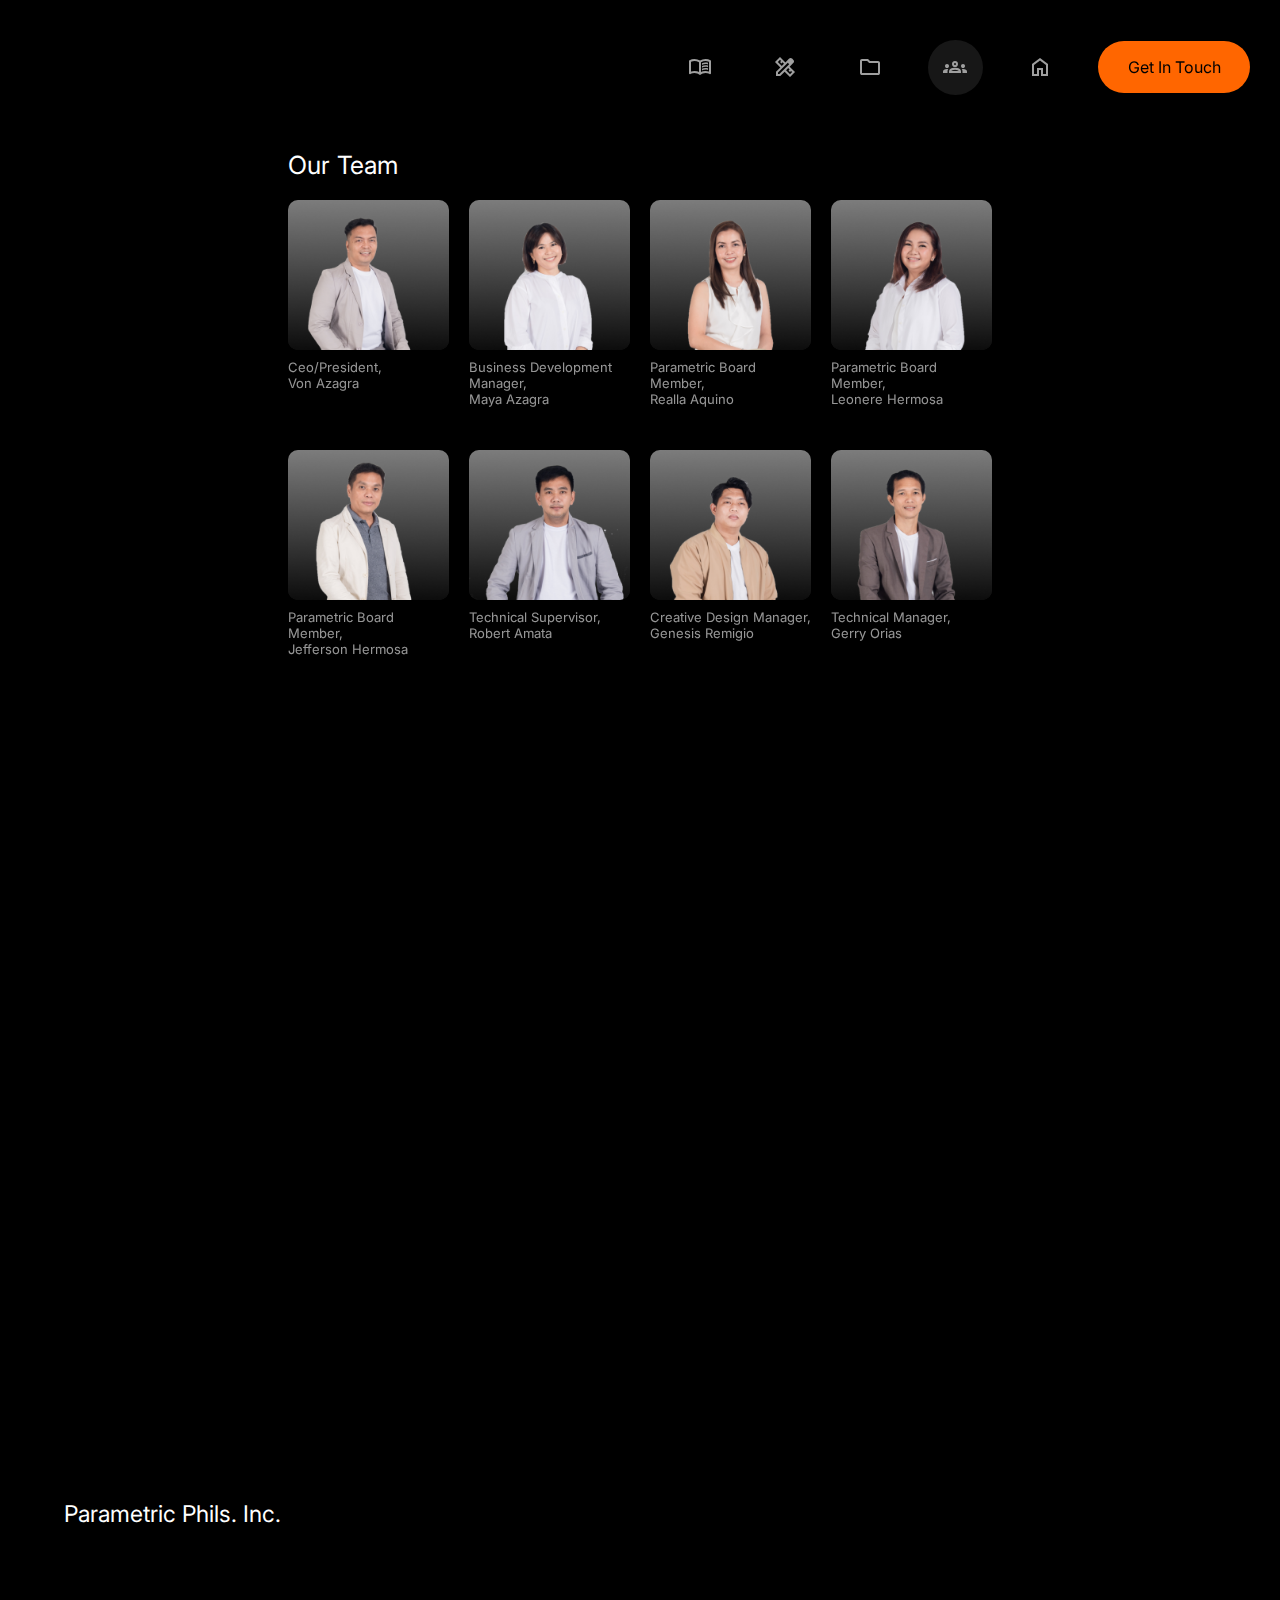
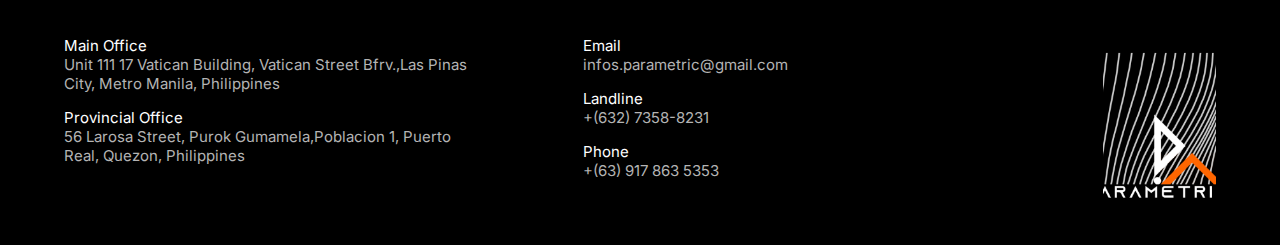
<file: Team/team.html>
<!DOCTYPE html>
<html lang="en">
<head>
    <meta charset="UTF-8">
    <meta name="viewport" content="width=device-width, initial-scale=1.0">
    <title>PARAMETRIC</title>

    <link rel="stylesheet" href="team.css">

    <link rel="icon" type="imge/png" href="../elements/element-9.png">


    <link rel="preconnect" href="https://fonts.googleapis.com">
    <link rel="preconnect" href="https://fonts.gstatic.com" crossorigin>
    <link href="https://fonts.googleapis.com/css2?family=Borel&family=Inter:wght@700&display=swap" rel="stylesheet">

    <link rel="stylesheet" href="https://fonts.googleapis.com/css2?family=Material+Symbols+Outlined:opsz,wght,FILL,GRAD@20..48,100..700,0..1,-50..200" />

    <link rel="stylesheet" href="https://fonts.googleapis.com/css2?family=Material+Symbols+Outlined:opsz,wght,FILL,GRAD@20..48,100..700,0..1,-50..200" />

    <link rel="stylesheet" href="https://fonts.googleapis.com/css2?family=Material+Symbols+Outlined:opsz,wght,FILL,GRAD@20..48,100..700,0..1,-50..200" />




    <link rel="preconnect" href="httpzs://fonts.googleapis.com">
    <link rel="preconnect" href="https://fonts.gstatic.com" crossorigin>
    <link href="https://fonts.googleapis.com/css2?family=Roboto&display=swap" rel="stylesheet">

    <link rel="preconnect" href="https://fonts.googleapis.com">
    <link rel="preconnect" href="https://fonts.gstatic.com" crossorigin>
    <link href="https://fonts.googleapis.com/css2?family=Roboto:ital,wght@1,700&display=swap" rel="stylesheet">
    <link rel="stylesheet" href="https://cdnjs.cloudflare.com/ajax/libs/font-awesome/4.7.0/css/font-awesome.min.css">



    <link rel="stylesheet" href="https://fonts.googleapis.com/css2?family=Material+Symbols+Rounded:opsz,wght,FILL,GRAD@20..48,100..700,0..1,-50..200" />
    <script defer src="../app.js"></script>
</head>
<body>



    <div class="parent-desktop">

        <div class="nav">

            <a href="../about/about.html">
                <div class="button-1">
                    <span class="material-symbols-outlined">
                        menu_book
                        </span>
                    <div class="detail-3-home">Story</div>
                </div>
            </a>
            

            <a href="../Products/products.html">
                <div class="button-1-products">
                    <span class="material-symbols-outlined">
                        design_services
                        </span>
                    <div class="detail-3-home">Products</div>
                </div>
            </a>

            <a href="../Portfolio/portfolio.html">
                <div class="button-1-products">
                    <span class="material-symbols-outlined">
                        folder
                        </span>
                    <div class="detail-3-home">Portfolio</div>
                </div>
            </a>
            
            <a href="../Team/team.html">
                <div class="button-1" style="background-color: #171717;">
                    <span class="material-symbols-outlined">
                        groups
                        </span>
                    <div class="detail-3-home">Team</div>
                </div>
            </a>

            <a href="../index.html">
                <div class="button-1">
                    <span class="material-symbols-outlined">
                        home
                    </span>
                    <div class="detail-3-home">Home</div>
                </div>
            </a>



            <a href="#contact">
                <p class="detail-2" style="text-align: center;">Get In Touch</p>
            </a>

        </div>


        <div class="text-container-1">
            <div class="title-1">Our Team</div>
        </div>

        <div class="picture-container">

            <section class="logo hidden">
                <div class="profile-container">
                    <img src="elements/element-1.png" alt="" class="img">
                    <div class="detail-1">Ceo/President,<br>
                        Von Azagra
                    </div>
                </div>
            </section>

            <section class="logo hidden">
                <div class="profile-container">
                    <img src="elements/element-2.png" alt="" class="img">
                    <div class="detail-1">Business Development Manager,<br>
                        Maya Azagra
                    </div>
                </div>
            </section>

            <section class="logo hidden">
                <div class="profile-container">
                    <img src="elements/element-3.png" alt="" class="img">
                    <div class="detail-1">Parametric Board Member,<br>        
                        Realla Aquino
                    </div>
                </div>
            </section>

            <section class="logo hidden">
                <div class="profile-container">
                    <img src="elements/element-4.png" alt="" class="img">
                    <div class="detail-1">Parametric Board Member,<br>        
                        Leonere Hermosa
                    </div>
                </div>
            </section>
        </div>

        <div class="picture-container-2">

            <section class="logo hidden">
                <div class="profile-container">
                    <img src="elements/element-5.png" alt="" class="img">
                    <div class="detail-1">Parametric Board Member,<br>        
                        Jefferson Hermosa
                    </div>
                </div>
            </section>

            <section class="logo hidden">
                <div class="profile-container">
                    <img src="elements/element-6.png" alt="" class="img">
                    <div class="detail-1">Technical Supervisor,<br>
                        Robert Amata
                    </div>
                </div>
            </section>

            <section class="logo hidden">
                <div class="profile-container">
                    <img src="elements/element-7.png" alt="" class="img">
                    <div class="detail-1">Creative Design Manager,<br>
                        Genesis Remigio
                    </div>
                </div>
            </section>

            <section class="logo hidden">
                <div class="profile-container">
                    <img src="elements/element-8.png" alt="" class="img">
                    <div class="detail-1">Technical Manager,<br>
                        Gerry Orias
                    </div>
                </div>
            </section>
        </div>

        <div class="picture-container-2">

            <section class="logo hidden">
                <div class="profile-container">
                    <img src="elements/element-9.png" alt="" class="img">
                    <div class="detail-1">Luzon, Project Coordinator,<br>
                        Hannah Sol Ismil
                    </div>
                </div>
            </section>

            <section class="logo hidden">
                <div class="profile-container">
                    <img src="elements/element-10.png" alt="" class="img">
                    <div class="detail-1">Visayas/Mindanao, Project Coordinator,<br>
                        Kenny Lagamo
                    </div>
                </div>
            </section>

            <section class="logo hidden">
                <div class="profile-container">
                    <img src="elements/element-11.png" alt="" class="img">
                    <div class="detail-1">Sales Consultant, Luzon,<br>
                        Samuel Diaz
                    </div>
                </div>
            </section>

            <section class="logo hidden">
                <div class="profile-container">
                    <img src="elements/element-12.png" alt="" class="img">
                    <div class="detail-1">Sales Consultant, Visaya,<br>
                        Clea Blanco
                    </div>
                </div>
            </section>
        </div>

        <div class="picture-container-2">

            <section class="logo hidden">
                <div class="profile-container">
                    <img src="elements/element-13.png" alt="" class="img">
                    <div class="detail-1">Sales Consultant, Mindanao,<br>
                        Carlos Revelo
                    </div>
                </div>
            </section>

            <section class="logo hidden">
                <div class="profile-container">
                    <img src="elements/element-14.png" alt="" class="img">
                    <div class="detail-1">Junior Architect,<br>
                        Vienci Haya T. Alba
                    </div>
                </div>
            </section>

            <section class="logo hidden">
                <div class="profile-container">
                    <img src="elements/element-15.png" alt="" class="img">
                    <div class="detail-1">Finance Account Manager,<br>
                        Jestoni Lumen
                    </div>
                </div>
            </section>

            <section class="logo hidden">
                <div class="profile-container">
                    <img src="elements/element-16.png" alt="" class="img">
                    <div class="detail-1">Project Engineer,<br>
                        Engr. Royola G. Azagra
                    </div>
                </div>
            </section>
        </div>

        
        
        
        































        <div class="bottom-div-1" id="contact">
            <p class="title">Parametric Phils. Inc.</p>
        </div>

        
        <div class="bottom-flex">
            <div class="bottom-div-2">
                <p class="title">Main Office<br>
                    <a href="https://maps.app.goo.gl/3jN9coaRFbn2A1Q99"><span style="color: #B4B4B4;">Unit 111 17 Vatican Building, Vatican Street Bfrv.,Las Pinas <br>City, Metro Manila, Philippines</span></a>
                </p>
        
                <p class="title">Provincial Office<br>
                    <a href="https://maps.app.goo.gl/kTejyhC82eX9k62y7"><span style="color: #B4B4B4;">56 Larosa Street, Purok Gumamela,Poblacion 1, Puerto <br>Real, Quezon, Philippines</span></a>
                </p>
            </div>

            <div class="bottom-div-3">
                <p class="title">Email<br>
                    <span style="color: #B4B4B4;">infos.parametric@gmail.com</span>
                </p>

                <p class="title">Landline<br>
                    <span style="color: #B4B4B4;">+(632) 7358-8231</span>
                </p>

                <p class="title">Phone<br>
                    <span style="color: #B4B4B4;">+(63) 917 863 5353</span>
                </p>
            </div>

            <div class="logo">
                <img style="border-radius: 0px;" src="../elements/element-9.png" alt="" class="img">
            </div>
        </div>
    </div>











     <!--mobile UI-->
     <div class="parent-mobile">
        <!-- Top Navigation Menu -->
        <div class="topnav-mobile">

            <!-- Navigation links (hidden by default) -->

            <div class="container-nav">
                <div id="myLinks">

                    <div class="nav-button-container">

                        <div class="center-button">
                        
                            <section class="logo hidden">
                                <a style="font-family: sf-pro-bold; font-size: 30px;" class="nav-button" href="../index.html">Home</a>
                            </section>
            
                            <section class="logo hidden">
                                <a style="font-family: sf-pro-bold; font-size: 30px;"class="nav-button" href="">Our Story</a>
                            </section>
            
                            <section class="logo hidden">
                                <a style="font-family: sf-pro-bold; font-size: 30px;"class="nav-button" href="../Products/products.html">Products</a>
                            </section>

                            <section class="logo hidden">
                                <a style="font-family: sf-pro-bold; font-size: 30px;"class="nav-button" href="../Portfolio/portfolio.html">Portfolio</a>
                            </section>

                            <section class="logo hidden">
                                <a style="font-family: sf-pro-bold; font-size: 30px;"class="nav-button" href="../Team/team.html">Our Team</a>
                            </section>



                            <section class="logo hidden">
                                <a style="font-family: sf-pro-bold; height: 150vh;" href=""></a>
                            </section>

                        </div>
                    </div>
                </div>
            </div>
            
            <div class="flex-logo">
                <!-- "Hamburger menu" / "Bar icon" to toggle the navigation links -->
                <a href="javascript:void(0);" class="icon" onclick="myFunction()">
                    <i style="font-size: 30px;" class="fa fa-bars"></i>
                </a>

                <div class="parametric-logo-container">
                    <img src="../elements/PARAMETRIC_WORD.png" class="img" alt="">
                </div>
            </div>
        </div>



        <div class="landing">
            <div class="text-container-1">
                <div class="title-1">Our Team</div>
            </div>



            <div class="picture-container">

                <section class="logo hidden">
                    <div class="profile-container">
                        <img src="elements/element-1.png" alt="" class="img">
                        <div class="detail-1">Ceo/President,<br>
                            Von Azagra
                        </div>
                    </div>
                </section>
    
                <section class="logo hidden">
                    <div class="profile-container">
                        <img src="elements/element-2.png" alt="" class="img">
                        <div class="detail-1">Business Development Manager,<br>
                            Maya Azagra
                        </div>
                    </div>
                </section>
    
                <section class="logo hidden">
                    <div class="profile-container">
                        <img src="elements/element-3.png" alt="" class="img">
                        <div class="detail-1">Parametric Board Member,<br>        
                            Realla Aquino
                        </div>
                    </div>
                </section>

            </div>

            <div class="picture-container-2">


                <section class="logo hidden">
                    <div class="profile-container">
                        <img src="elements/element-4.png" alt="" class="img">
                        <div class="detail-1">Parametric Board Member,<br>        
                            Leonere Hermosa
                        </div>
                    </div>
                </section>

                <section class="logo hidden">
                    <div class="profile-container">
                        <img src="elements/element-5.png" alt="" class="img">
                        <div class="detail-1">Parametric Board Member,<br>        
                            Jefferson Hermosa
                        </div>
                    </div>
                </section>
    
                <section class="logo hidden">
                    <div class="profile-container">
                        <img src="elements/element-6.png" alt="" class="img">
                        <div class="detail-1">Technical Supervisor,<br>
                            Robert Amata
                        </div>
                    </div>
                </section>
    
            </div>

            <div class="picture-container-2">

                <section class="logo hidden">
                    <div class="profile-container">
                        <img src="elements/element-7.png" alt="" class="img">
                        <div class="detail-1">Creative Design Manager,<br>
                            Genesis Remigio
                        </div>
                    </div>
                </section>

                <section class="logo hidden">
                    <div class="profile-container">
                        <img src="elements/element-8.png" alt="" class="img">
                        <div class="detail-1">Technical Manager,<br>
                            Gerry Orias
                        </div>
                    </div>
                </section>

                <section class="logo hidden">
                    <div class="profile-container">
                        <img src="elements/element-9.png" alt="" class="img">
                        <div class="detail-1">Luzon, Project Coordinator,<br>
                            Hannah Sol Ismil
                        </div>
                    </div>
                </section>

            </div>
    
            <div class="picture-container-2">

                <section class="logo hidden">
                    <div class="profile-container">
                        <img src="elements/element-10.png" alt="" class="img">
                        <div class="detail-1">Visayas/Mindanao, Project Coordinator,<br>
                            Kenny Lagamo
                        </div>
                    </div>
                </section>
    
                <section class="logo hidden">
                    <div class="profile-container">
                        <img src="elements/element-11.png" alt="" class="img">
                        <div class="detail-1">Sales Consultant, Luzon,<br>
                            Samuel Diaz
                        </div>
                    </div>
                </section>

                <section class="logo hidden">
                    <div class="profile-container">
                        <img src="elements/element-12.png" alt="" class="img">
                        <div class="detail-1">Sales Consultant, Visaya,<br>
                            Clea Blanco
                        </div>
                    </div>
                </section>
            </div>

            <div class="picture-container-2">
    
                <section class="logo hidden">
                    <div class="profile-container">
                        <img src="elements/element-13.png" alt="" class="img">
                        <div class="detail-1">Sales Consultant, Mindanao,<br>
                            Carlos Revelo
                        </div>
                    </div>
                </section>

                <section class="logo hidden">
                    <div class="profile-container">
                        <img src="elements/element-14.png" alt="" class="img">
                        <div class="detail-1">Sales Consultant, Mindanao,<br>
                            Carlos Revelo
                        </div>
                    </div>
                </section>

                <section class="logo hidden">
                    <div class="profile-container">
                        <img src="elements/element-15.png" alt="" class="img">
                        <div class="detail-1">Sales Consultant, Mindanao,<br>
                            Carlos Revelo
                        </div>
                    </div>
                </section>
            </div>            
            
            <div class="picture-container-2">
    
                <section class="logo hidden">
                    <div class="profile-container-2">
                        <img src="elements/element-16.png" alt="" class="img">
                        <div class="detail-1">Sales Consultant, Mindanao,<br>
                            Carlos Revelo
                        </div>
                    </div>
                </section>

            </div>









            <div class="bottom-div-1">
                <p class="title">Parametric Phils. Inc.</p>
            </div>
    
            
            <div class="bottom-flex">
                <div class="bottom-div-2">
                    <p class="title">Main Office<br>
                        <a href="https://maps.app.goo.gl/3jN9coaRFbn2A1Q99"><span style="color: #B4B4B4;">Unit 111 17 Vatican Building, Vatican Street Bfrv.,Las Pinas <br>City, Metro Manila, Philippines</span></a>
                    </p>
            
                    <p class="title">Provincial Office<br>
                        <a href="https://maps.app.goo.gl/kTejyhC82eX9k62y7"><span style="color: #B4B4B4;">56 Larosa Street, Purok Gumamela,Poblacion 1, Puerto <br>Real, Quezon, Philippines</span></a>
                    </p>
                </div>
    
                <div class="bottom-div-3">
                    <p class="title">Email<br>
                        <span style="color: #B4B4B4;">infos.parametric@gmail.com</span>
                    </p>
    
                    <p class="title">Landline<br>
                        <span style="color: #B4B4B4;">+(632) 7358-8231</span>
                    </p>
    
                    <p class="title">Phone<br>
                        <span style="color: #B4B4B4;">+(63) 917 863 5353</span>
                    </p>
                </div>

            </div>





        </div>
     </div>

</body>
</html>
</file>
<file: about/about.css>
body{
    margin: 0;
    background-color: #000000;
}

html{
    scroll-behavior: smooth;
}

.title-1{
    color: rgb(255, 255, 255);
    font-family: sf-pro-bold;
    text-decoration: none;
    transition: 0.20s;
    font-size: 25px;
}

.parent-mobile{
    display: hidden;
  }

@font-face {
    font-family: "sf-pro";
    src: url(../fonts/SFPRODISPLAYREGULAR.OTF);
  }
  
  @font-face {
    font-family: "sf-pro-bold";
    src: url(../fonts/SFPRODISPLAYBOLD.OTF);
  }
  
  @font-face {
    font-family: "sf-pro-bold-italic";
    src: url(../fonts/SFPRODISPLAYBLACKITALIC.OTF);
  }

.details{
    color: rgba(255, 255, 255, 0.589);
    font-family: sf-pro;
    text-decoration: none;
    transition: 0.20s;
}

.detail-1:hover{
    color: white;
}

a:link{
    text-decoration: none!important;
    
}

.detail-2{
    color: rgb(0, 0, 0);
    font-family: 'Borel', cursive;
    font-family: 'Inter', sans-serif;
    background-color: #FF6600;
    padding: 15px;
    border-radius: 100px;
    width: 120px;
    margin-top: 1px;
    text-decoration: none;
    transition: 0.20s;
    border: solid rgba(0, 0, 0, 0) 1px;
}

.detail-2:hover{
    background-color: transparent;
    border: solid white 1px;
    color: white;
}

.detail-3{
    color: rgb(0, 0, 0);
    font-family: 'Borel', cursive;
    font-family: 'Inter', sans-serif;
    width: 120px;
    margin-top: 9px;
    transition: 0.20s;
    display: none;
}

.detail-1-home{
    color: rgba(255, 255, 255, 0.589);
    font-family: 'Borel', cursive;
    font-family: 'Inter', sans-serif;
    text-decoration: none;
    transition: 0.20s;
    display: none;
    padding-right: 15px;
    margin-right: 0;
    margin-top: 17px;

}

.button{
    width: 55px;
    height: 55px;
    border-radius: 100px;
    margin-top: 0px;
    transition: 0.30s;
    display: flex;
    gap: 10px;
}

.button:hover{
    width: 120px;
    background-color: rgba(255, 255, 255, 0.068);
    backdrop-filter: blur(10px);

    .material-symbols-rounded{
        color: rgb(255, 255, 255);
    }

    .material-symbols-outlined{
        color: rgb(255, 255, 255);
    }

    .detail-3-home{
        display: block;
        color: rgb(255, 255, 255);
    }
}

.button-1-products{
    width: 55px;
    height: 55px;
    border-radius: 100px;
    margin-top: 0px;
    transition: 0.30s;
    display: flex;

    gap: 10px;
}

.button-1-products:hover{
    width: 140px;
    background-color: rgba(255, 255, 255, 0.068);
    backdrop-filter: blur(10px);


    .material-symbols-rounded{
        color: rgb(255, 255, 255);
    }

    .material-symbols-outlined{
        color: rgb(255, 255, 255);
    }

    .detail-3-home{
        display: block;
        color: rgb(255, 255, 255);
    }
}

.detail-3-home{
    color: rgb(0, 0, 0);
    font-family: 'Borel', cursive;
    font-family: 'Inter', sans-serif;
    width: auto;
    margin-top: 9px;
    transition: 0.20s;
    display: none;
    padding-right: 15px;
    margin-top: 17px;
}

.detail-3-home{
    color: rgb(0, 0, 0);
    font-family: 'Borel', cursive;
    font-family: 'Inter', sans-serif;
    width: auto;
    margin-top: 9px;
    transition: 0.20s;
    display: none;
    padding-right: 15px;
    margin-top: 17px;
}


.material-symbols-rounded {
    font-size: 40px;
    padding-left: 15px;
    margin-top: 15px;
    color: #9f9f9f;
  font-variation-settings:
  'FILL' 0,
  'wght' 400,
  'GRAD' 0,
  'opsz' 24
}

.material-symbols-outlined {
    font-size: 40px;
    padding-left: 15px;
    margin-top: 15px;
    color: #9f9f9f;
  font-variation-settings:
  'FILL' 0,
  'wght' 400,
  'GRAD' 0,
  'opsz' 24
}

.nav{
    width: auto;
    position: fixed;
    display: flex;
    gap: 30px;
    text-align: right;
    padding: 30px;
    margin-right: 0;
    margin-top: 10px;
    right: 0;
    z-index: 3;
    transition: 0.20s;
}

.img{
    object-fit: cover;
    width: 100%;
    height: 100%;
    border-radius: 10px;
}

.section-1{
    background-color: rgb(0, 0, 0);
    width: 100%;
    height: 800px;
    margin-top: 0px;
    padding-top: 200px;
}

.logo-container{
    width: 150px;
    margin-right: auto;
    margin-left: auto;
}

.text-container-1{
    color: #858585;
    width: 50%;
    text-align: center;
    margin-right: auto;
    margin-left: auto;
    font-size: 20px;
    margin-top: -50px;

}

.img-container-1{
    width: 95%;
    margin-right: auto;
    margin-left: auto;
}

.text-container-2{
    color: #8989898a;
    width: 50%;
    text-align: center;
    margin-right: auto;
    margin-left: auto;
    font-size: 20px;
    margin-top: 800px;
    .title-1{
        font-size: 46px;
    }
}

.flex-1{
    display: flex;
    gap: 20px;
    width: 70%;
    height: 600px;
    margin-right: auto;
    margin-left: auto;
    margin-top: -30px;
}

.div-1{
    display: grid;
    width: 50%;
    gap: 20px;
}

.div-2{
    width: 100%;
    height: 290px;
    background-color: #85858518;
        border-radius: 20px;
}

.div-3{
    width: 50%;
    height: 400px;
    margin-top: 170px;
    background-color: #85858518;
    border-radius: 20px;
}

.text-container-3{
    color: #898989;
    width: 50%;
    text-align: center;
    margin-right: auto;
    margin-left: auto;
    font-size: 20px;
    margin-top: 230px;
    .title-1{
        font-size: 30px;
        color: #8989898a;

        
    }
}

.img-container-2{
    width: 70%;
    height: auto;
    margin-left: auto;
    margin-right: auto;
    margin-top: -90px;
}

.MnV-flex{
    display: grid;
    gap: 20px;
    width: 70%;
    margin-left: auto;
    margin-right: auto;
    height: 200px;
    margin-top: 680px;
    border-radius: 10px;
}

.div-mnv{
    width: 100%;
    height: 100%;
    border-radius: 10px;
}

.text-container-mnv{
    width: 50%;

    margin-top: 30px;

    .title-1{
        font-size: 62px;
    }

    .details{
        font-size: 26px;
        font-weight: 900;
        color: #4a4a4a;
    }
}

.title-container{
    width: 1000px;
    margin-left: auto;
    margin-right: auto;
    margin-top: 1200px;
    .title-1{
        color: white;
        font-size: 60px;
    }
    
}

.img-container-3{
    width: 1000px;
    height: auto;
    margin-left: auto;
    margin-right: auto  ;
    margin-top: 50px;
}

.text-container-4{
    width: 1000px;
    margin-left: auto;
    margin-right: auto;
}

.text-container-5{
    color: #898989;
    width: 60%;
    font-size: 20px;
    margin-top: 30px;
    .title-1{
        font-size:25px;
        color: #8989898a;

        
    }
}

.text-container-6{
    color: #898989;
    width: 50%;
    font-size: 20px;
    margin-top: 100px;
    margin-left: 500px;
    right: 0;
    text-align: right;
    .title-1{
        font-size: 25px;
        color: #8989898a;

        
    }
}

.detail-4{
    color: rgb(0, 0, 0);
    font-family: 'Borel', cursive;
    font-family: 'Inter', sans-serif;
    width: 120px;
    margin-top: 9px;
    transition: 0.20s;
    display: none;
}

.button-2{
    width: 40px;
    height: 40px;
    background-color: rgb(214, 214, 214);
    border-radius: 100px;
    padding-left: 20px;
    margin-top: 50px;   
    transition: 0.30s;
    display: flex;
    gap: 5px;
    padding-left: 17px;
    margin-left: 440px;

    .material-symbols-rounded {
        font-size: 25px;
        padding-left: 0px;
        margin-top: 8px;
        color: #353535;
        font-variation-settings:
      'FILL' 0,
      'wght' 400,
      'GRAD' 0,
      'opsz' 24
    }
}

.button-2:hover{
    width: 110px;
    background-color: rgba(255, 255, 255, 0.068);
    padding-left: 20px;

    .material-symbols-rounded{
        color: rgba(255, 255, 255, 0.623);
        padding-right: 50px;
    }

    .detail-4{
        display: block;
        color: rgba(255, 255, 255, 0.623);
    }
}




















































.bottom-div-1{
    width: 90%;
    color: white;
    margin-left: auto;
    margin-right: auto;
    font-family: 'Borel', cursive;
    font-family: 'Inter', sans-serif;
    text-decoration: none;
    font-size: 23px;
    margin-top: 7400px;
}

.bottom-flex{
    display: flex;
    width: 90%;
    height: auto;
    margin-left: auto;
    margin-right: auto;
    gap: 10px;
}

.bottom-div-2{
    width: 90%;
    color: white;
    margin-left: auto;
    margin-right: auto;
    font-family: 'Borel', cursive;
    font-family: 'Inter', sans-serif;
    text-decoration: none;
    font-size: 15px;
    margin-top: 70px;
    margin-bottom: 50px;
    background-color: #000000;
}

.bottom-div-3{
    width: 90%;
    color: white;
    margin-left: auto;
    margin-right: auto;
    font-family: 'Borel', cursive;
    font-family: 'Inter', sans-serif;
    text-decoration: none;
    font-size: 15px;
    margin-top: 70px;
    margin-bottom: 50px;
    background-color: #000000;
}

.logo{
    width: 20%;
    height: 150px;
    margin-top: 100px;

}

.comp-logo{
    width: 20%;
    height: 150px;
    margin-top: 100px;

}




























.hidden {
    opacity: 0;
    filter: blur(10px);
    transform: translateY(40%);
    transition: all 0.80s;
  }
  
  .show {
    opacity: 1;
    filter: blur(0px);
    transform: translateX(0%);
  }
  
  .logo:nth-child(1) {
    transition-delay: 100ms ;
  }
  
  .logo:nth-child(2) {
    transition-delay:200ms ;
  }
  
  .logo:nth-child(3) {
    transition-delay:300ms ;
  }
  
  .logo:nth-child(4) {
    transition-delay:400ms ;
  }
  
  .logo:nth-child(5) {
    transition-delay: 500ms ;
  }
  .logo:nth-child(6) {
    transition-delay: 600ms ;
  }
  
  .logo:nth-child(7) {
    transition-delay: 700ms ;
  }

  .parent-mobile{
    display: none;
  }
  






























































  @media only screen and (max-width:750px) {
    .parent-desktop{
        display: none;
      }

      .parent-mobile{
        display: block;
      }

    /* Set both colors */
    ::-webkit-scrollbar {
    display: none;
  
  }

 body{
    -webkit-tap-highlight-color: transparent;


 }



 .flex-logo{
    width: 100%;
    height: auto;
    margin-top: -200px;
}

 .parametric-logo-container{
    width: 200px;
    margin-left: 60px;
    
    .img{
        width: 100%;
        height: 100%;
        object-fit: contain;
        border-radius: 0px;
    }
}



  /* Hide the links inside the navigation menu (except for logo/home) */
.topnav-mobile #myLinks {
    display: none;
  }
  
  .topnav-mobile{
    width: 100%;
    position: fixed;
    z-index: 2;
    overflow: hidden;
    margin-top: 0px;
  }

  /* Style navigation menu links */
  .topnav-mobile a {
    color: white;
    padding: 10px 16px;
    text-decoration: none;
    font-size: 17px;
    display: block;

  }
  
  /* Style the hamburger menu */
  .topnav-mobile a.icon {
    display: block;
    position: absolute;
    left: 0;
    top: 15px;
    transition: 0.40s;

  }
  
  /* Add a grey background color on mouse-over */
  .topnav-mobile a:hover {
    color: rgb(255, 255, 255);
    transition: 0.40s;
    transform: scale(0.8);
  
  }
  
  /* Style the active link (or home/logo) */
  .active {
    color: white;
  }

  .container-nav{
    width: 100%;
    height: auto;
    margin-left: auto;
    margin-right: auto;
    margin-top: 230px;
  }

  .nav-button-container{
    width: 100%;
    height: 150vh;
    background-color: rgba(61, 61, 61, 0.1);
    backdrop-filter: blur(30px);    
    margin-top: -230px;
  }

  .center-button{
    width: 203px;
    height: auto;
    margin-left: auto;
    margin-right: auto;
    margin-top: 0px;
    padding-top: 250px;
  }
  
  .nav-button{
    position: relative;
    width: 170px;
    height: auto;
    border-radius: 100px;
    text-align: center;
    margin-top: -160px;
    transition: 0.40s;
  }
  
  .nav-button:hover{
    background-color: rgba(28, 28, 30, 0.548);
    margin-left: auto;
    margin-right: auto;
  }

  .details{
    color: rgba(255, 255, 255, 0.589);
    font-family: sf-pro;
    font-size: 15px;
    text-decoration: none;
    transition: 0.20s;
}

  .landing{
    width: 100%;
    height: 300px;
    margin-left: auto;
    margin-right: auto;
    position: absolute;
  }

  .logo-container{
    width: 150px;
    margin-right: auto;
    margin-left: auto;
    margin-top: 200px;
}

  .text-container-1{
    color: #858585;
    width: 75%;
    text-align: center;
    margin-right: auto;
    margin-left: auto;
    font-size: 20px;
    margin-top: -50px;

}

.text-container-2{
    color: #8989898a;
    width: 50%;
    height: 300px;
    text-align: center;
    margin-right: auto;
    margin-left: auto;
    font-size: 20px;
    margin-top: 300px;
    .title-1{
        font-size: 30px;
    }
}

.flex-1{
    display: flex;
    gap: 10px;
    width: 85%;
    height: auto;
    margin-right: auto;
    margin-left: auto;
    margin-top: -130px;
}

.div-1{
    display: grid;
    width: 50%;
    gap: 20px;
}

.div-2{
    width: 100%;
    height: 140px;
    background-color: #85858518;
        border-radius: 20px;
}

.div-3{
    width: 50%;
    height: 240px;
    margin-top: 125px;
    background-color: #85858518;
    border-radius: 20px;
}

.text-container-3{
    color: #898989;
    width: 85%;
    height: 800px;
    text-align: left;
    margin-right: auto;
    margin-left: auto;
    font-size: 20px;
    margin-top: 40px;
    .title-1{
        font-size: 30px;
        color: #8989898a;

        
    }
}


.img-container-2{
    width: 90%;
    margin-left: auto;
    margin-right: auto;
    margin-top: -340px;
}

.MnV-flex{
    display: grid;
    gap: 10px;
    width: 90%;
    margin-left: auto;
    margin-right: auto;
    height: 100px;
    margin-top: 80px;
    border-radius: 10px;
}

.div-mnv{
    width: 100%;
    height: 100%;
    background-color: #0e0e0e00;
    border-radius: 10px;
    padding-top: 30px;
}

.text-container-mnv{
    width: 95%;
    margin-left: auto;
    margin-right: auto;
    margin-top: 0px;

    .title-1{
        font-size: 60px;
    }

    .details{
        font-weight: 900;
    }
}

.title-container{
    width: 90%;
    margin-left: auto;
    margin-right: auto;
    margin-top: 1900px;
    .title-1{
        color: white;
        font-size: 40px;
    }
    
}

.img-container-3{
    width: 90%;
    height: auto;
    margin-left: auto;
    margin-right: auto  ;
    margin-top: 20px;
}

.text-container-4{
    width: 90%;
    margin-left: auto;
    margin-right: auto;
}

.text-container-5{
    color: #898989;
    width: 80%;
    font-size: 20px;
    margin-top: 30px;
    .title-1{
        font-size:25px;
        color: #8989898a;

        
    }
}

.text-container-6{
    color: #898989;
    width: 80%;
    font-size: 20px;
    margin-top: 100px;
    margin-left: 20%;
    right: 0;
    text-align: right;
    .title-1{
        font-size: 25px;
        color: #8989898a;

        
    }
}

.button-2{
    width: 40px;
    height: 40px;
    background-color: rgb(214, 214, 214);
    border-radius: 100px;
    margin-top: 50px;   
    transition: 0.30s;
    display: flex;
    gap: 5px;
    padding-left: 17px;
    margin-left: 0%;

    .material-symbols-rounded {
        font-size: 25px;
        padding-left: 0px;
        margin-top: 8px;
        color: #353535;
        font-variation-settings:
      'FILL' 0,
      'wght' 400,
      'GRAD' 0,
      'opsz' 24
    }
}



.bottom-div-1{
    width: 90%;
    color: white;
    margin-left: auto;
    margin-right: auto;
    font-family: 'Borel', cursive;
    font-family: 'Inter', sans-serif;
    text-decoration: none;
    font-size: 23px;
    margin-top: 900px;
}

    .bottom-flex{
        display: grid;
        width: 100%;
        height: auto;
        margin-left: auto;
        margin-right: auto;
        gap: 10px;
    }
    







}
</file>
<file: contact/contact.css>
body{
    margin: 0;
    background-color: #000000;
}

html{
    scroll-behavior: smooth;
}

.title-1{
    color: rgb(255, 255, 255);
    font-family: sf-pro-bold;
    text-decoration: none;
    transition: 0.20s;
    font-size: 25px;
}

.parent-mobile{
    display: hidden;
  }

@font-face {
    font-family: "sf-pro";
    src: url(../fonts/SFPRODISPLAYREGULAR.OTF);
  }
  
  @font-face {
    font-family: "sf-pro-bold";
    src: url(../fonts/SFPRODISPLAYBOLD.OTF);
  }
  
  @font-face {
    font-family: "sf-pro-bold-italic";
    src: url(../fonts/SFPRODISPLAYBLACKITALIC.OTF);
  }

.details{
    color: rgba(255, 255, 255, 0.589);
    font-family: sf-pro;
    text-decoration: none;
    transition: 0.20s;
}

.detail-1:hover{
    color: white;
}

a:link{
    text-decoration: none!important;
    
}

.detail-2{
    color: rgb(0, 0, 0);
    font-family: 'Borel', cursive;
    font-family: 'Inter', sans-serif;
    background-color: #FF6600;
    padding: 15px;
    border-radius: 100px;
    width: 120px;
    margin-top: 1px;
    text-decoration: none;
    transition: 0.20s;
    border: solid rgba(0, 0, 0, 0) 1px;
}

.detail-2:hover{
    background-color: transparent;
    border: solid white 1px;
    color: white;
}

.detail-3{
    color: rgb(0, 0, 0);
    font-family: 'Borel', cursive;
    font-family: 'Inter', sans-serif;
    width: 120px;
    margin-top: 9px;
    transition: 0.20s;
    display: none;
}

.detail-1-home{
    color: rgba(255, 255, 255, 0.589);
    font-family: 'Borel', cursive;
    font-family: 'Inter', sans-serif;
    text-decoration: none;
    transition: 0.20s;
    display: none;
    padding-right: 15px;
    margin-right: 0;
    margin-top: 17px;

}

.button{
    width: 55px;
    height: 55px;
    border-radius: 100px;
    margin-top: 0px;
    transition: 0.30s;
    display: flex;
    gap: 10px;
}

.button:hover{
    width: 120px;
    background-color: rgba(255, 255, 255, 0.068);
    backdrop-filter: blur(10px);

    .material-symbols-rounded{
        color: rgb(255, 255, 255);
    }

    .material-symbols-outlined{
        color: rgb(255, 255, 255);
    }

    .detail-3-home{
        display: block;
        color: rgb(255, 255, 255);
    }
}

.button-1-products{
    width: 55px;
    height: 55px;
    border-radius: 100px;
    margin-top: 0px;
    transition: 0.30s;
    display: flex;

    gap: 10px;
}

.button-1-products:hover{
    width: 140px;
    background-color: rgba(255, 255, 255, 0.068);
    backdrop-filter: blur(10px);


    .material-symbols-rounded{
        color: rgb(255, 255, 255);
    }

    .material-symbols-outlined{
        color: rgb(255, 255, 255);
    }

    .detail-3-home{
        display: block;
        color: rgb(255, 255, 255);
    }
}

.detail-3-home{
    color: rgb(0, 0, 0);
    font-family: 'Borel', cursive;
    font-family: 'Inter', sans-serif;
    width: auto;
    margin-top: 9px;
    transition: 0.20s;
    display: none;
    padding-right: 15px;
    margin-top: 17px;
}

.detail-3-home{
    color: rgb(0, 0, 0);
    font-family: 'Borel', cursive;
    font-family: 'Inter', sans-serif;
    width: auto;
    margin-top: 9px;
    transition: 0.20s;
    display: none;
    padding-right: 15px;
    margin-top: 17px;
}


.material-symbols-rounded {
    font-size: 40px;
    padding-left: 15px;
    margin-top: 15px;
    color: #9f9f9f;
  font-variation-settings:
  'FILL' 0,
  'wght' 400,
  'GRAD' 0,
  'opsz' 24
}

.material-symbols-outlined {
    font-size: 40px;
    padding-left: 15px;
    margin-top: 15px;
    color: #9f9f9f;
  font-variation-settings:
  'FILL' 0,
  'wght' 400,
  'GRAD' 0,
  'opsz' 24
}

.nav{
    width: auto;
    position: fixed;
    display: flex;
    gap: 30px;
    text-align: right;
    padding: 30px;
    margin-right: 0;
    margin-top: 10px;
    right: 0;
    z-index: 3;
    transition: 0.20s;
}

.img{
    object-fit: cover;
    width: 100%;
    height: 100%;
    border-radius: 10px;
}

.section-1{
    background-color: rgb(0, 0, 0);
    width: 100%;
    height: 800px;
    margin-top: 0px;
    padding-top: 200px;
}

.logo-container{
    width: 150px;
    margin-right: auto;
    margin-left: auto;
}

.text-container-1{
    color: #858585;
    width: 50%;
    text-align: center;
    margin-right: auto;
    margin-left: auto;
    font-size: 20px;
    margin-top: -50px;

}

.img-container-1{
    width: 95%;
    margin-right: auto;
    margin-left: auto;
}

.text-container-2{
    color: #8989898a;
    width: 50%;
    text-align: center;
    margin-right: auto;
    margin-left: auto;
    font-size: 20px;
    margin-top: 800px;
    .title-1{
        font-size: 30px;
    }
}

.flex-1{
    display: flex;
    gap: 20px;
    width: 70%;
    height: 600px;
    margin-right: auto;
    margin-left: auto;
    margin-top: -30px;
}

.div-1{
    display: grid;
    width: 50%;
    gap: 20px;
}

.div-2{
    width: 100%;
    height: 290px;
    background-color: #85858518;
        border-radius: 20px;
}

.div-3{
    width: 50%;
    height: 400px;
    margin-top: 170px;
    background-color: #85858518;
    border-radius: 20px;
}

.text-container-3{
    color: #898989;
    width: 50%;
    text-align: center;
    margin-right: auto;
    margin-left: auto;
    font-size: 20px;
    margin-top: 230px;
    .title-1{
        font-size: 30px;
        color: #8989898a;

        
    }
}

.img-container-2{
    width: 70%;
    margin-left: auto;
    margin-right: auto;
    margin-top: -90px;
}

.MnV-flex{
    display: flex;
    gap: 20px;
    width: 70%;
    margin-left: auto;
    margin-right: auto;
    height: 200px;
    margin-top: 380px;
    border-radius: 10px;
}

.div-mnv{
    width: 100%;
    height: 100%;
    background-color: #0e0e0e;
    border-radius: 10px;
}

.text-container-mnv{
    width: 90%;
    margin-left: auto;
    margin-right: auto;
    margin-top: 30px;
}

.title-container{
    width: 1000px;
    margin-left: auto;
    margin-right: auto;
    margin-top: 1200px;
    .title-1{
        color: white;
        font-size: 60px;
    }
    
}

.img-container-3{
    width: 1000px;
    height: auto;
    margin-left: auto;
    margin-right: auto  ;
    margin-top: 50px;
}

.text-container-4{
    width: 1000px;
    margin-left: auto;
    margin-right: auto;
}

.text-container-5{
    color: #898989;
    width: 60%;
    font-size: 20px;
    margin-top: 30px;
    .title-1{
        font-size:25px;
        color: #8989898a;

        
    }
}

.text-container-6{
    color: #898989;
    width: 50%;
    font-size: 20px;
    margin-top: 100px;
    margin-left: 500px;
    right: 0;
    text-align: right;
    .title-1{
        font-size: 25px;
        color: #8989898a;

        
    }
}

.detail-4{
    color: rgb(0, 0, 0);
    font-family: 'Borel', cursive;
    font-family: 'Inter', sans-serif;
    width: 120px;
    margin-top: 9px;
    transition: 0.20s;
    display: none;
}

.button-2{
    width: 40px;
    height: 40px;
    background-color: rgb(214, 214, 214);
    border-radius: 100px;
    padding-left: 20px;
    margin-top: 50px;   
    transition: 0.30s;
    display: flex;
    gap: 5px;
    padding-left: 17px;
    margin-left: 440px;

    .material-symbols-rounded {
        font-size: 25px;
        padding-left: 0px;
        margin-top: 8px;
        color: #353535;
        font-variation-settings:
      'FILL' 0,
      'wght' 400,
      'GRAD' 0,
      'opsz' 24
    }
}

.button-2:hover{
    width: 110px;
    background-color: rgba(255, 255, 255, 0.068);
    padding-left: 20px;

    .material-symbols-rounded{
        color: rgba(255, 255, 255, 0.623);
        padding-right: 50px;
    }

    .detail-4{
        display: block;
        color: rgba(255, 255, 255, 0.623);
    }
}




















































.bottom-div-1{
    width: 90%;
    color: white;
    margin-left: auto;
    margin-right: auto;
    font-family: 'Borel', cursive;
    font-family: 'Inter', sans-serif;
    text-decoration: none;
    font-size: 23px;
    margin-top: 6400px;
}

.bottom-flex{
    display: flex;
    width: 90%;
    height: auto;
    margin-left: auto;
    margin-right: auto;
    gap: 10px;
}

.bottom-div-2{
    width: 90%;
    color: white;
    margin-left: auto;
    margin-right: auto;
    font-family: 'Borel', cursive;
    font-family: 'Inter', sans-serif;
    text-decoration: none;
    font-size: 15px;
    margin-top: 70px;
    margin-bottom: 50px;
    background-color: #000000;
}

.bottom-div-3{
    width: 90%;
    color: white;
    margin-left: auto;
    margin-right: auto;
    font-family: 'Borel', cursive;
    font-family: 'Inter', sans-serif;
    text-decoration: none;
    font-size: 15px;
    margin-top: 70px;
    margin-bottom: 50px;
    background-color: #000000;
}

.logo{
    width: 20%;
    height: 150px;
    margin-top: 100px;

}

.comp-logo{
    width: 20%;
    height: 150px;
    margin-top: 100px;

}




























.hidden {
    opacity: 0;
    filter: blur(10px);
    transform: translateY(40%);
    transition: all 0.80s;
  }
  
  .show {
    opacity: 1;
    filter: blur(0px);
    transform: translateX(0%);
  }
  
  .logo:nth-child(1) {
    transition-delay: 100ms ;
  }
  
  .logo:nth-child(2) {
    transition-delay:200ms ;
  }
  
  .logo:nth-child(3) {
    transition-delay:300ms ;
  }
  
  .logo:nth-child(4) {
    transition-delay:400ms ;
  }
  
  .logo:nth-child(5) {
    transition-delay: 500ms ;
  }
  .logo:nth-child(6) {
    transition-delay: 600ms ;
  }
  
  .logo:nth-child(7) {
    transition-delay: 700ms ;
  }

  .parent-mobile{
    display: none;
  }
  






























































  @media only screen and (max-width:750px) {
    .parent-desktop{
        display: none;
      }

      .parent-mobile{
        display: block;
      }

    /* Set both colors */
    ::-webkit-scrollbar {
    display: none;
  
  }

 body{
    -webkit-tap-highlight-color: transparent;


 }




  /* Hide the links inside the navigation menu (except for logo/home) */
.topnav-mobile #myLinks {
    display: none;
  }
  
  .topnav-mobile{
    width: 100%;
    position: fixed;
    z-index: 2;
    overflow: hidden;
    margin-top: 0px;
  }

  /* Style navigation menu links */
  .topnav-mobile a {
    color: white;
    padding: 10px 16px;
    text-decoration: none;
    font-size: 17px;
    display: block;

  }
  
  /* Style the hamburger menu */
  .topnav-mobile a.icon {
    display: block;
    position: absolute;
    right: 0;
    top: 15px;
    transition: 0.40s;

  }
  
  /* Add a grey background color on mouse-over */
  .topnav-mobile a:hover {
    color: rgb(255, 255, 255);
    transition: 0.40s;
    transform: scale(0.8);
  
  }
  
  /* Style the active link (or home/logo) */
  .active {
    color: white;
  }

  .container-nav{
    width: 100%;
    height: auto;
    margin-left: auto;
    margin-right: auto;
    margin-top: 230px;
  }

  .nav-button-container{
    width: 100%;
    height: 100vh;
    background-color: rgba(61, 61, 61, 0.1);
    backdrop-filter: blur(30px);    
    margin-top: -230px;
  }

  .center-button{
    width: 203px;
    height: auto;
    margin-left: auto;
    margin-right: auto;
    margin-top: 0px;
    padding-top: 250px;
  }
  
  .nav-button{
    position: relative;
    width: 170px;
    height: auto;
    border-radius: 100px;
    text-align: center;
    margin-top: -160px;
    transition: 0.40s;
  }
  
  .nav-button:hover{
    background-color: rgba(28, 28, 30, 0.548);
    margin-left: auto;
    margin-right: auto;
  }

  .details{
    color: rgba(255, 255, 255, 0.589);
    font-family: sf-pro;
    font-size: 15px;
    text-decoration: none;
    transition: 0.20s;
}

  .landing{
    width: 100%;
    height: 300px;
    margin-left: auto;
    margin-right: auto;
    position: absolute;
  }

  .logo-container{
    width: 150px;
    margin-right: auto;
    margin-left: auto;
    margin-top: 200px;
}

  .text-container-1{
    color: #858585;
    width: 75%;
    text-align: center;
    margin-right: auto;
    margin-left: auto;
    font-size: 20px;
    margin-top: -50px;

}

.text-container-2{
    color: #8989898a;
    width: 50%;
    height: 300px;
    text-align: center;
    margin-right: auto;
    margin-left: auto;
    font-size: 20px;
    margin-top: 300px;
    .title-1{
        font-size: 30px;
    }
}

.flex-1{
    display: flex;
    gap: 10px;
    width: 85%;
    height: auto;
    margin-right: auto;
    margin-left: auto;
    margin-top: -130px;
}

.div-1{
    display: grid;
    width: 50%;
    gap: 20px;
}

.div-2{
    width: 100%;
    height: 140px;
    background-color: #85858518;
        border-radius: 20px;
}

.div-3{
    width: 50%;
    height: 240px;
    margin-top: 125px;
    background-color: #85858518;
    border-radius: 20px;
}

.text-container-3{
    color: #898989;
    width: 85%;
    height: 800px;
    text-align: left;
    margin-right: auto;
    margin-left: auto;
    font-size: 20px;
    margin-top: 40px;
    .title-1{
        font-size: 30px;
        color: #8989898a;

        
    }
}


.img-container-2{
    width: 90%;
    margin-left: auto;
    margin-right: auto;
    margin-top: -340px;
}

.MnV-flex{
    display: grid;
    gap: 10px;
    width: 90%;
    margin-left: auto;
    margin-right: auto;
    height: 100px;
    margin-top: -48px;
    border-radius: 10px;
}

.div-mnv{
    width: 100%;
    height: 100%;
    background-color: #0e0e0e00;
    border-radius: 10px;
    padding-top: 30px;
}

.text-container-mnv{
    width: 90%;
    margin-left: auto;
    margin-right: auto;
    margin-top: 0px;
}

.title-container{
    width: 90%;
    margin-left: auto;
    margin-right: auto;
    margin-top: 900px;
    .title-1{
        color: white;
        font-size: 40px;
    }
    
}

.img-container-3{
    width: 90%;
    height: auto;
    margin-left: auto;
    margin-right: auto  ;
    margin-top: 20px;
}

.text-container-4{
    width: 90%;
    margin-left: auto;
    margin-right: auto;
}

.text-container-5{
    color: #898989;
    width: 80%;
    font-size: 20px;
    margin-top: 30px;
    .title-1{
        font-size:25px;
        color: #8989898a;

        
    }
}

.text-container-6{
    color: #898989;
    width: 80%;
    font-size: 20px;
    margin-top: 100px;
    margin-left: 20%;
    right: 0;
    text-align: right;
    .title-1{
        font-size: 25px;
        color: #8989898a;

        
    }
}

.button-2{
    width: 40px;
    height: 40px;
    background-color: rgb(214, 214, 214);
    border-radius: 100px;
    margin-top: 50px;   
    transition: 0.30s;
    display: flex;
    gap: 5px;
    padding-left: 17px;
    margin-left: 0%;

    .material-symbols-rounded {
        font-size: 25px;
        padding-left: 0px;
        margin-top: 8px;
        color: #353535;
        font-variation-settings:
      'FILL' 0,
      'wght' 400,
      'GRAD' 0,
      'opsz' 24
    }
}



.bottom-div-1{
    width: 90%;
    color: white;
    margin-left: auto;
    margin-right: auto;
    font-family: 'Borel', cursive;
    font-family: 'Inter', sans-serif;
    text-decoration: none;
    font-size: 23px;
    margin-top: 180px;
}

    .bottom-flex{
        display: grid;
        width: 100%;
        height: auto;
        margin-left: auto;
        margin-right: auto;
        gap: 10px;
    }
    







}
</file>
<file: Team/team.css>
body{
    margin: 0;
    background-color: #000000;
}
html{
    scroll-behavior: smooth;
}

.title-1{
    color: rgb(255, 255, 255);
    font-family: 'Borel', cursive;
    font-family: 'Inter', sans-serif;
    text-decoration: none;
    transition: 0.20s;
    font-size: 25px;
}


@font-face {
    font-family: "sf-pro";
    src: url(../fonts/SFPRODISPLAYREGULAR.OTF);
  }
  
  @font-face {
    font-family: "sf-pro-bold";
    src: url(../fonts/SFPRODISPLAYBOLD.OTF);
  }
  
  @font-face {
    font-family: "sf-pro-bold-italic";
    src: url(../fonts/SFPRODISPLAYBLACKITALIC.OTF);
  }

.detail-1{
    color: rgba(255, 255, 255, 0.589);
    font-family: 'Borel', cursive;
    font-family: 'Inter', sans-serif;
    text-decoration: none;
    transition: 0.20s;
}

.detail-1:hover{
    color: white;
}

a:link{
    text-decoration: none!important;
    
}

.detail-2{
    color: rgb(0, 0, 0);
    font-family: 'Borel', cursive;
    font-family: 'Inter', sans-serif;
    background-color: #FF6600;
    padding: 15px;
    border-radius: 100px;
    width: 120px;
    margin-top: 1px;
    text-decoration: none;
    transition: 0.20s;
    border: solid rgba(0, 0, 0, 0) 1px;
}

.detail-2:hover{
    background-color: transparent;
    border: solid white 1px;
    color: white;
}

.detail-3{
    color: rgb(0, 0, 0);
    font-family: 'Borel', cursive;
    font-family: 'Inter', sans-serif;
    width: 120px;
    margin-top: 9px;
    transition: 0.20s;
    display: none;
}

.detail-1-home{
    color: rgba(255, 255, 255, 0.589);
    font-family: 'Borel', cursive;
    font-family: 'Inter', sans-serif;
    text-decoration: none;
    transition: 0.20s;
    display: none;
    padding-right: 15px;
    margin-right: 0;
    margin-top: 17px;

}

.button{
    width: 55px;
    height: 55px;
    background-color: #171717;
    border-radius: 100px;
    margin-top: 0px;
    transition: 0.30s;
    display: flex;
    gap: 10px;
}

.button:hover{
    width: 120px;
    background-color: rgba(255, 255, 255, 0.068);
    backdrop-filter: blur(10px);

    .material-symbols-rounded{
        color: rgb(255, 255, 255);
    }

    .material-symbols-outlined{
        color: rgb(255, 255, 255);
    }

    .detail-3-home{
        display: block;
        color: rgb(255, 255, 255);
    }
}

.button-1-products{
    width: 55px;
    height: 55px;
    border-radius: 100px;
    margin-top: 0px;
    transition: 0.30s;
    display: flex;

    gap: 10px;
}

.button-1-products:hover{
    width: 140px;
    background-color: rgba(255, 255, 255, 0.068);
    backdrop-filter: blur(10px);


    .material-symbols-rounded{
        color: rgb(255, 255, 255);
    }

    .material-symbols-outlined{
        color: rgb(255, 255, 255);
    }

    .detail-3-home{
        display: block;
        color: rgb(255, 255, 255);
    }
}

.detail-3-home{
    color: rgb(0, 0, 0);
    font-family: 'Borel', cursive;
    font-family: 'Inter', sans-serif;
    width: auto;
    margin-top: 9px;
    transition: 0.20s;
    display: none;
    padding-right: 15px;
    margin-top: 17px;
}

.detail-3-home{
    color: rgb(0, 0, 0);
    font-family: 'Borel', cursive;
    font-family: 'Inter', sans-serif;
    width: auto;
    margin-top: 9px;
    transition: 0.20s;
    display: none;
    padding-right: 15px;
    margin-top: 17px;
}


.material-symbols-rounded {
    font-size: 40px;
    padding-left: 15px;
    margin-top: 15px;
    color: #9f9f9f;
  font-variation-settings:
  'FILL' 0,
  'wght' 400,
  'GRAD' 0,
  'opsz' 24
}

.material-symbols-outlined {
    font-size: 40px;
    padding-left: 15px;
    margin-top: 15px;
    color: #9f9f9f;
  font-variation-settings:
  'FILL' 0,
  'wght' 400,
  'GRAD' 0,
  'opsz' 24
}

.nav{
    width: auto;
    position: fixed;
    display: flex;
    gap: 30px;
    text-align: right;
    padding: 30px;
    margin-right: 0;
    margin-top: 10px;
    right: 0;
    z-index: 3;
    transition: 0.20s;
    
}

.img{
    object-fit: cover;
    width: 100%;
    height: 100%;
    border-radius: 10px;
}


.button-1{
    width: 55px;
    height: 55px;
    border-radius: 100px;
    margin-top: 0px;
    transition: 0.30s;
    display: flex;
    gap: 10px;
}

.button-1:hover{
    width: 110px;
    background-color: rgba(255, 255, 255, 0.068);
    backdrop-filter: blur(10px);


    .material-symbols-rounded{
        color: rgb(255, 255, 255);
    }

    .material-symbols-outlined{
        color: rgb(255, 255, 255);
    }

    .detail-3-home{
        display: block;
        color: rgb(255, 255, 255);
    }
}














.detail-3-home{
    color: rgb(0, 0, 0);
    font-family: 'Borel', cursive;
    font-family: 'Inter', sans-serif;
    width: auto;
    margin-top: 9px;
    transition: 0.20s;
    display: none;
    padding-right: 15px;
    margin-top: 17px;
}







































.text-container-1{
    width: 55%;
    margin-left: auto;
    margin-right: auto;
    padding-top: 150px;
}

.picture-container{
    display: flex;
    width: 55%;
    height: auto;
    margin-left: auto;
    margin-right: auto;
    margin-top: 20px;
    gap: 20px;
}

.profile-container{
    width: 100%;
    height: 150px;
    background-color: #171717;
    border-radius: 10px;
    margin-top: -100px;
    .detail-1{
        margin-top: 5px;
        font-size: 13px;
    }
}

.picture-container-2{
    display: flex;
    width: 55%;
    height: auto;
    margin-left: auto;
    margin-right: auto;
    margin-top: 0px;
    gap: 20px;
}

.profile-container-2{
    width: 23.5%;
    height: 150px;
    background-color: #171717;
    border-radius: 10px;
    margin-top: -100px;
    .detail-1{
        margin-top: 5px;
        font-size: 13px;
    }
}

.pop{
    position: absolute;
    background-color: #ff660085;
    margin-left: 40px;
    margin-top: -10px;
    width: 160px;
}



































































.bottom-div-1{
    width: 90%;
    color: white;
    margin-left: auto;
    margin-right: auto;
    font-family: 'Borel', cursive;
    font-family: 'Inter', sans-serif;
    text-decoration: none;
    font-size: 23px;
    margin-top: 300px;
}

.bottom-flex{
    display: flex;
    width: 90%;
    height: auto;
    margin-left: auto;
    margin-right: auto;
    gap: 10px;
}

.bottom-div-2{
    width: 90%;
    color: white;
    margin-left: auto;
    margin-right: auto;
    font-family: 'Borel', cursive;
    font-family: 'Inter', sans-serif;
    text-decoration: none;
    font-size: 15px;
    margin-top: 70px;
    margin-bottom: 50px;
    background-color: #000000;
}

.bottom-div-3{
    width: 90%;
    color: white;
    margin-left: auto;
    margin-right: auto;
    font-family: 'Borel', cursive;
    font-family: 'Inter', sans-serif;
    text-decoration: none;
    font-size: 15px;
    margin-top: 70px;
    margin-bottom: 50px;
    background-color: #000000;
}

.logo{
    width: 20%;
    height: 150px;
    margin-top: 100px;

}































.hidden {
    opacity: 0;
    filter: blur(10px);
    transform: translateY(80%);
    transition: all 0.80s;
    width: 100%;
    height: 150px;
  }
  
  .show {
    opacity: 1;
    filter: blur(0px);
    transform: translateX(0%);
  }
  
  .logo:nth-child(1) {
    transition-delay: 100ms ;
  }
  
  .logo:nth-child(2) {
    transition-delay:200ms ;
  }
  
  .logo:nth-child(3) {
    transition-delay:300ms ;
  }
  
  .logo:nth-child(4) {
    transition-delay:400ms ;
  }
  
  .logo:nth-child(5) {
    transition-delay: 500ms ;
  }
  .logo:nth-child(6) {
    transition-delay: 600ms ;
  }
  
  .logo:nth-child(7) {
    transition-delay: 700ms ;
  }

  .parent-mobile{
    display: none;
}

  






















  @media only screen and (max-width:750px) {
    .parent-desktop{
        display: none;
    }

    .parent-mobile{
        display: block;
    }

    /* Set both colors */
    ::-webkit-scrollbar {
    display: none;
    
    }

    .flex-logo{
        width: 100%;
        height: auto;
        margin-top: -200px;
    }
    
     .parametric-logo-container{
        width: 200px;
        margin-left: 60px;
        
        .img{
            width: 100%;
            height: 100%;
            object-fit: contain;
            border-radius: 0px;
        }
    }

    body{
        -webkit-tap-highlight-color: transparent;


    }




    /* Hide the links inside the navigation menu (except for logo/home) */
    .topnav-mobile #myLinks {
        display: none;
    }
    
    .topnav-mobile{
        width: 100%;
        position: fixed;
        z-index: 2;
        overflow: hidden;
        margin-top: 0px;
    }

    /* Style navigation menu links */
    .topnav-mobile a {
        color: white;
        padding: 10px 16px;
        text-decoration: none;
        font-size: 17px;
        display: block;

    }
    
    /* Style the hamburger menu */
    .topnav-mobile a.icon {
        display: block;
        position: absolute;
        left: 0;
        top: 15px;
        transition: 0.40s;

    }
    
    /* Add a grey background color on mouse-over */
    .topnav-mobile a:hover {
        color: rgb(255, 255, 255);
        transition: 0.40s;
        transform: scale(0.8);
    
    }
    
    /* Style the active link (or home/logo) */
    .active {
        color: white;
    }

    .container-nav{
        width: 100%;
        height: auto;
        margin-left: auto;
        margin-right: auto;
        margin-top: 230px;
    }

    .nav-button-container{
        width: 100%;
        height: 150vh;
        background-color: rgba(61, 61, 61, 0.1);
        backdrop-filter: blur(30px);    
        margin-top: -230px;
    }

    .center-button{
        width: 203px;
        height: auto;
        margin-left: auto;
        margin-right: auto;
        margin-top: 0px;
        padding-top: 250px;
    }
    
    .nav-button{
        position: relative;
        width: 170px;
        height: auto;
        border-radius: 100px;
        text-align: center;
        margin-top: -150px;
        transition: 0.40s;
    }
    
    .nav-button:hover{
        background-color: rgba(28, 28, 30, 0.548);
        margin-left: auto;
        margin-right: auto;
    }


    .landing{
        width: 100%;
        height: 900px;
        margin-left: auto;
        margin-right: auto;
        position: absolute;
    }

    .text-container-1{
        width: 90%;
        margin-left: auto;
        margin-right: auto;
        padding-top: 150px;
    }
    
    .picture-container{
        display: flex;
        width: 90%;
        height: auto;
        margin-left: auto;
        margin-right: auto;

        margin-top: 20px;
        gap: 14px;
    }
    
    .profile-container{
        width: 100%;
        height: 80px;
        border-radius: 10px;
        margin-top: -100px;
        .detail-1{
            margin-top: 5px;
            font-size: 13px;
        }
    }
    
    .picture-container-2{
        display: flex;
        width: 90%;
        height: auto;
        margin-left: auto;
        margin-right: auto;
        margin-top: 0px;
        gap: 14px;
    }
    
    .profile-container-2{
        width: 31%;
        height: 80px;
        background-color: #171717;
        border-radius: 10px;
        margin-top: -100px;
        .detail-1{
            margin-top: 5px;
            font-size: 13px;
        }
    }






    


    .bottom-div-1{
        width: 90%;
        color: white;
        margin-left: auto;
        margin-right: auto;
        font-family: 'Borel', cursive;
        font-family: 'Inter', sans-serif;
        text-decoration: none;
        font-size: 23px;
        margin-top: 300px;
    }
    
        .bottom-flex{
            display: grid;
            width: 100%;
            height: auto;
            margin-left: auto;
            margin-right: auto;
            gap: 10px;
        }
}
</file>
